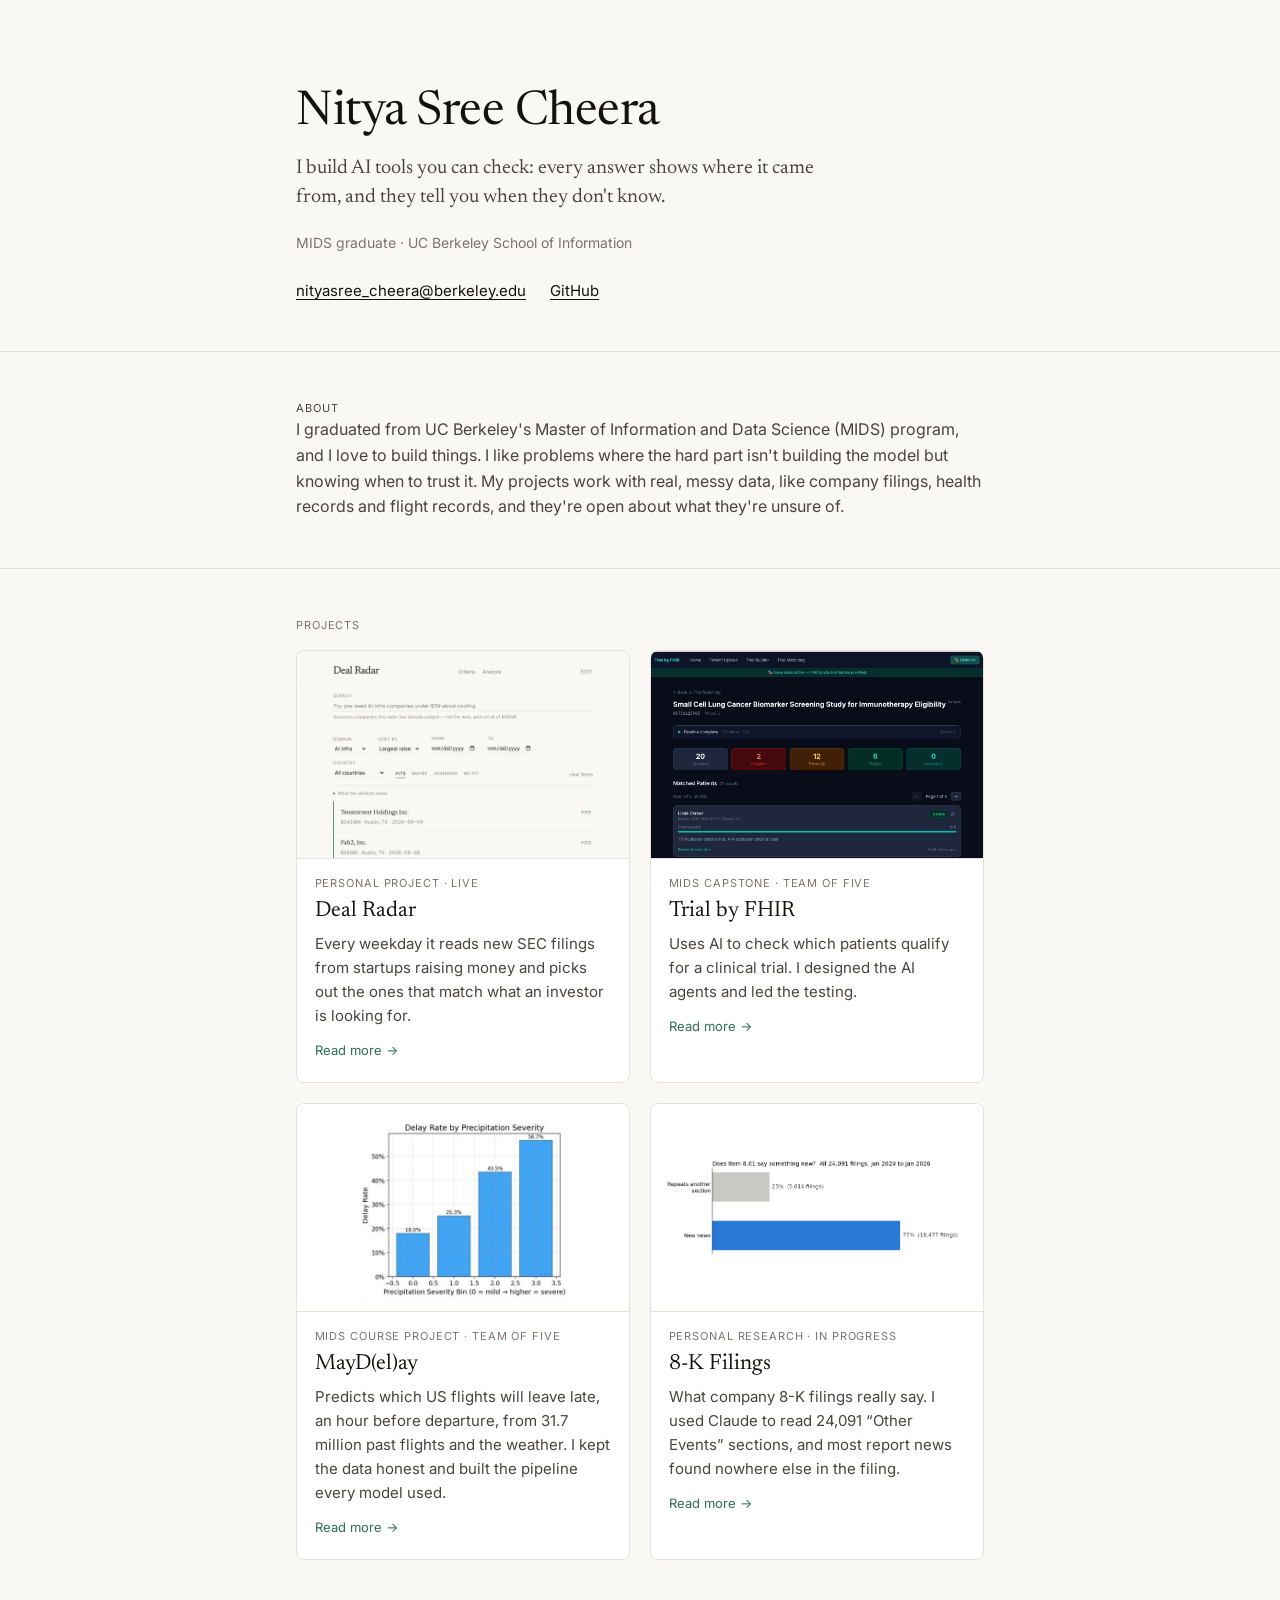
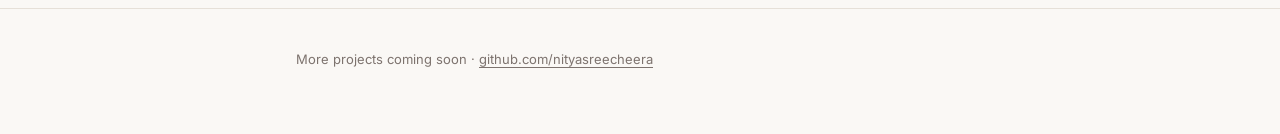
<file: index.html>
<!doctype html>
<html lang="en">
<head>
<meta charset="utf-8">
<meta name="viewport" content="width=device-width, initial-scale=1">
<title>Nitya Sree Cheera</title>
<meta name="description" content="Nitya Sree Cheera: data science, UC Berkeley School of Information. Projects: Deal Radar, Trial by FHIR, MayD(el)ay and 8-K Filings.">
<link rel="preconnect" href="https://fonts.googleapis.com">
<link rel="preconnect" href="https://fonts.gstatic.com" crossorigin>
<link href="https://fonts.googleapis.com/css2?family=Inter:wght@400;500&family=Newsreader:opsz,wght@6..72,400;6..72,500&display=swap" rel="stylesheet">
<link rel="stylesheet" href="style.css">
</head>
<body>

<header class="intro">
  <div class="wrap">
    <h1>Nitya Sree Cheera</h1>
    <p class="lede">I build AI tools you can check: every answer shows where it came from, and they tell you when they don't know.</p>
    <p class="meta">MIDS graduate · UC Berkeley School of Information</p>
    <ul class="links">
      <li><a href="mailto:nityasree_cheera@berkeley.edu">nityasree_cheera@berkeley.edu</a></li>
      <li><a href="https://github.com/nityasreecheera">GitHub</a></li>
    </ul>
  </div>
</header>

<main>
  <section class="about">
    <div class="wrap">
      <p class="label">About</p>
      <p>I graduated from UC Berkeley's Master of Information and Data Science (MIDS) program, and I love to build things. I like problems where the hard part isn't building the model but knowing when to trust it. My projects work with real, messy data, like company filings, health records and flight records, and they're open about what they're unsure of.</p>
    </div>
  </section>

  <section id="projects">
    <div class="wrap">
      <p class="label">Projects</p>
      <div class="cards">
        <a class="card" href="deal-radar/">
          <img src="images/radar-list.jpg" width="1400" height="995" alt="Deal Radar's list of AI infrastructure startups that fit its criteria, largest raise first.">
          <div class="body">
            <p class="kind">Personal project · live</p>
            <h3>Deal Radar</h3>
            <p class="line">Every weekday it reads new SEC filings from startups raising money and picks out the ones that match what an investor is looking for.</p>
            <span class="more">Read more →</span>
          </div>
        </a>
        <a class="card" href="trial-by-fhir/">
          <img src="images/tbf-app.jpg" width="1144" height="713" alt="Trial by FHIR's matching screen: 20 patients screened, 6 eligible, 12 for follow up, 2 ineligible.">
          <div class="body">
            <p class="kind">MIDS capstone · team of five</p>
            <h3>Trial by FHIR</h3>
            <p class="line">Uses AI to check which patients qualify for a clinical trial. I designed the AI agents and led the testing.</p>
            <span class="more">Read more →</span>
          </div>
        </a>
        <a class="card" href="flight-delay/">
          <img class="whole" src="images/fd-weather-charts.jpg" width="452" height="396" alt="Chart: the flight delay rate rises with precipitation, from 18% in the mildest conditions to 57% in the most severe.">
          <div class="body">
            <p class="kind">MIDS course project · team of five</p>
            <h3>MayD(el)ay</h3>
            <p class="line">Predicts which US flights will leave late, an hour before departure, from 31.7 million past flights and the weather. I kept the data honest and built the pipeline every model used.</p>
            <span class="more">Read more →</span>
          </div>
        </a>
        <a class="card" href="8k-filings/">
          <img class="whole" src="images/k8-new-vs-repeat.png" width="1350" height="450" alt="Chart: 77% of Item 8.01 filings report new news and 23% repeat another section of the same filing.">
          <div class="body">
            <p class="kind">Personal research · in progress</p>
            <h3>8-K Filings</h3>
            <p class="line">What company 8-K filings really say. I used Claude to read 24,091 “Other Events” sections, and most report news found nowhere else in the filing.</p>
            <span class="more">Read more →</span>
          </div>
        </a>
      </div>
    </div>
  </section>
</main>

<footer>
  <div class="wrap">More projects coming soon · <a href="https://github.com/nityasreecheera">github.com/nityasreecheera</a></div>
</footer>

</body>
</html>
</file>
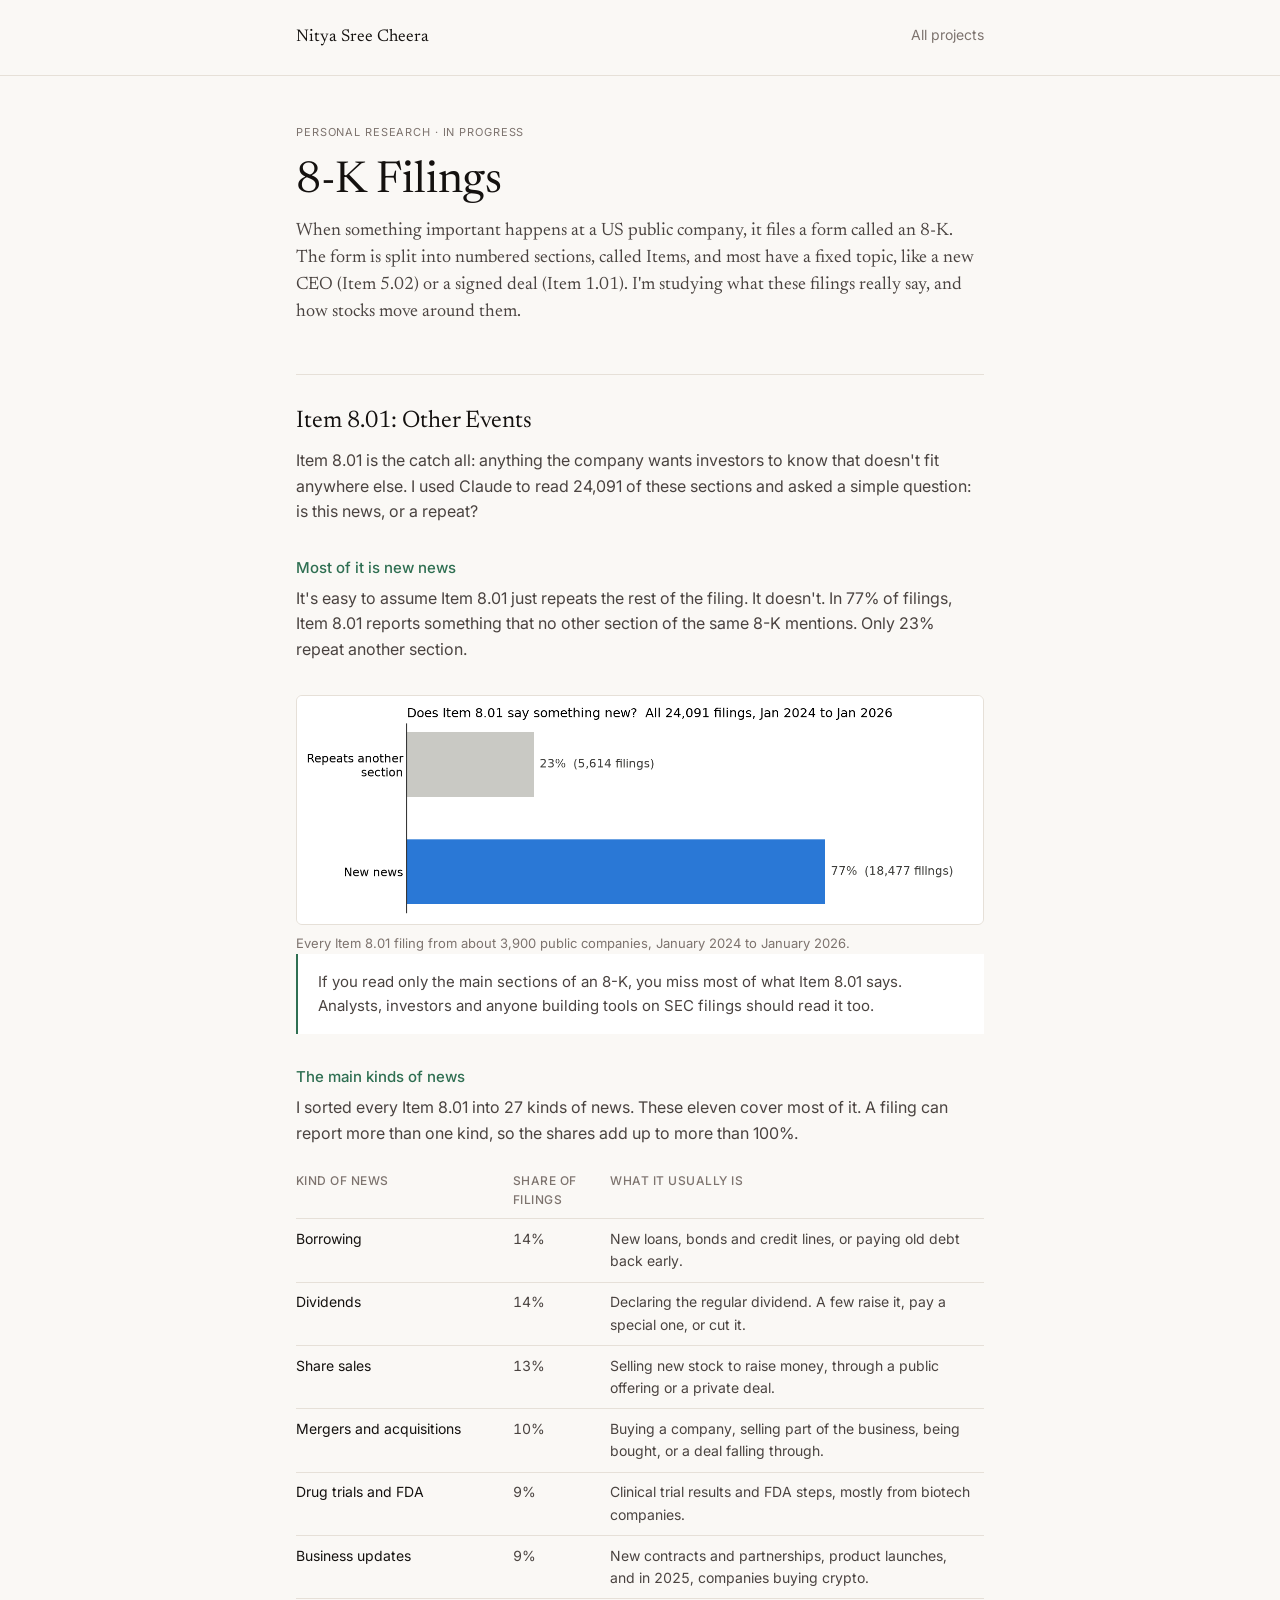
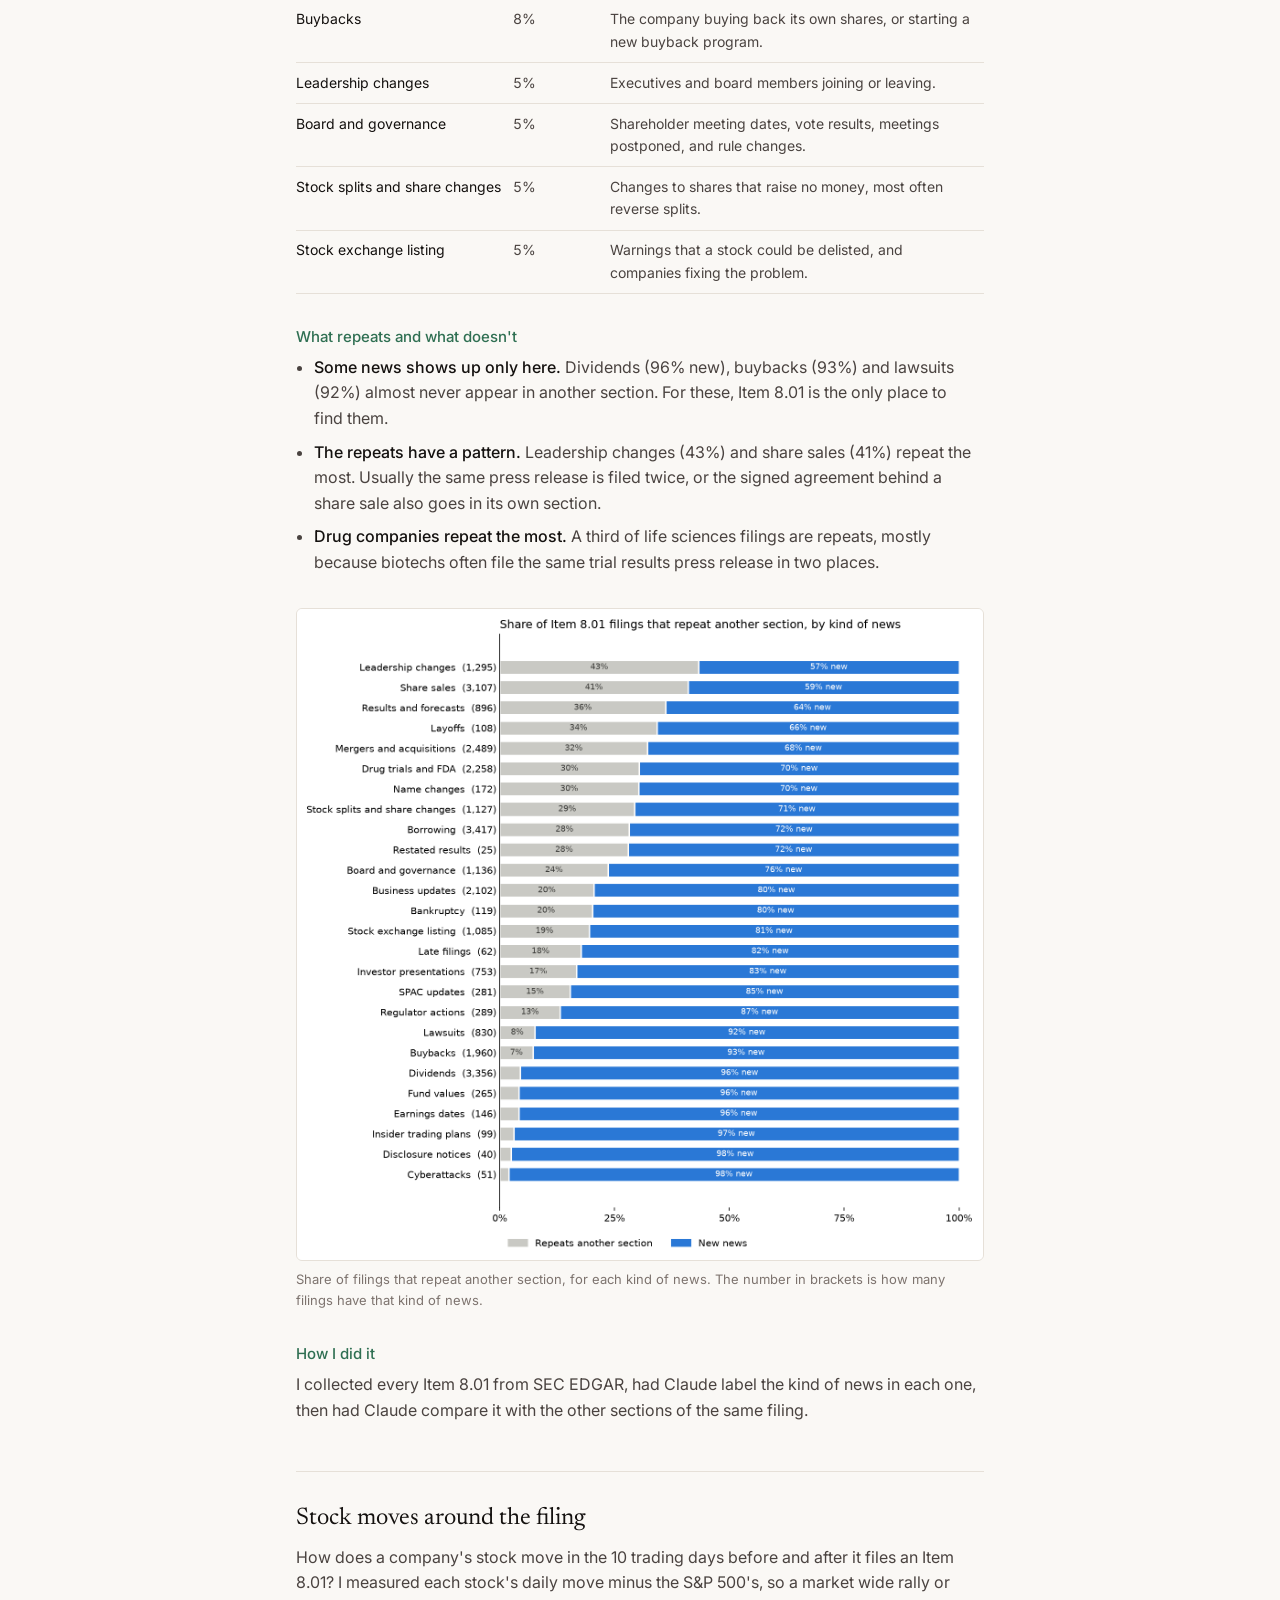
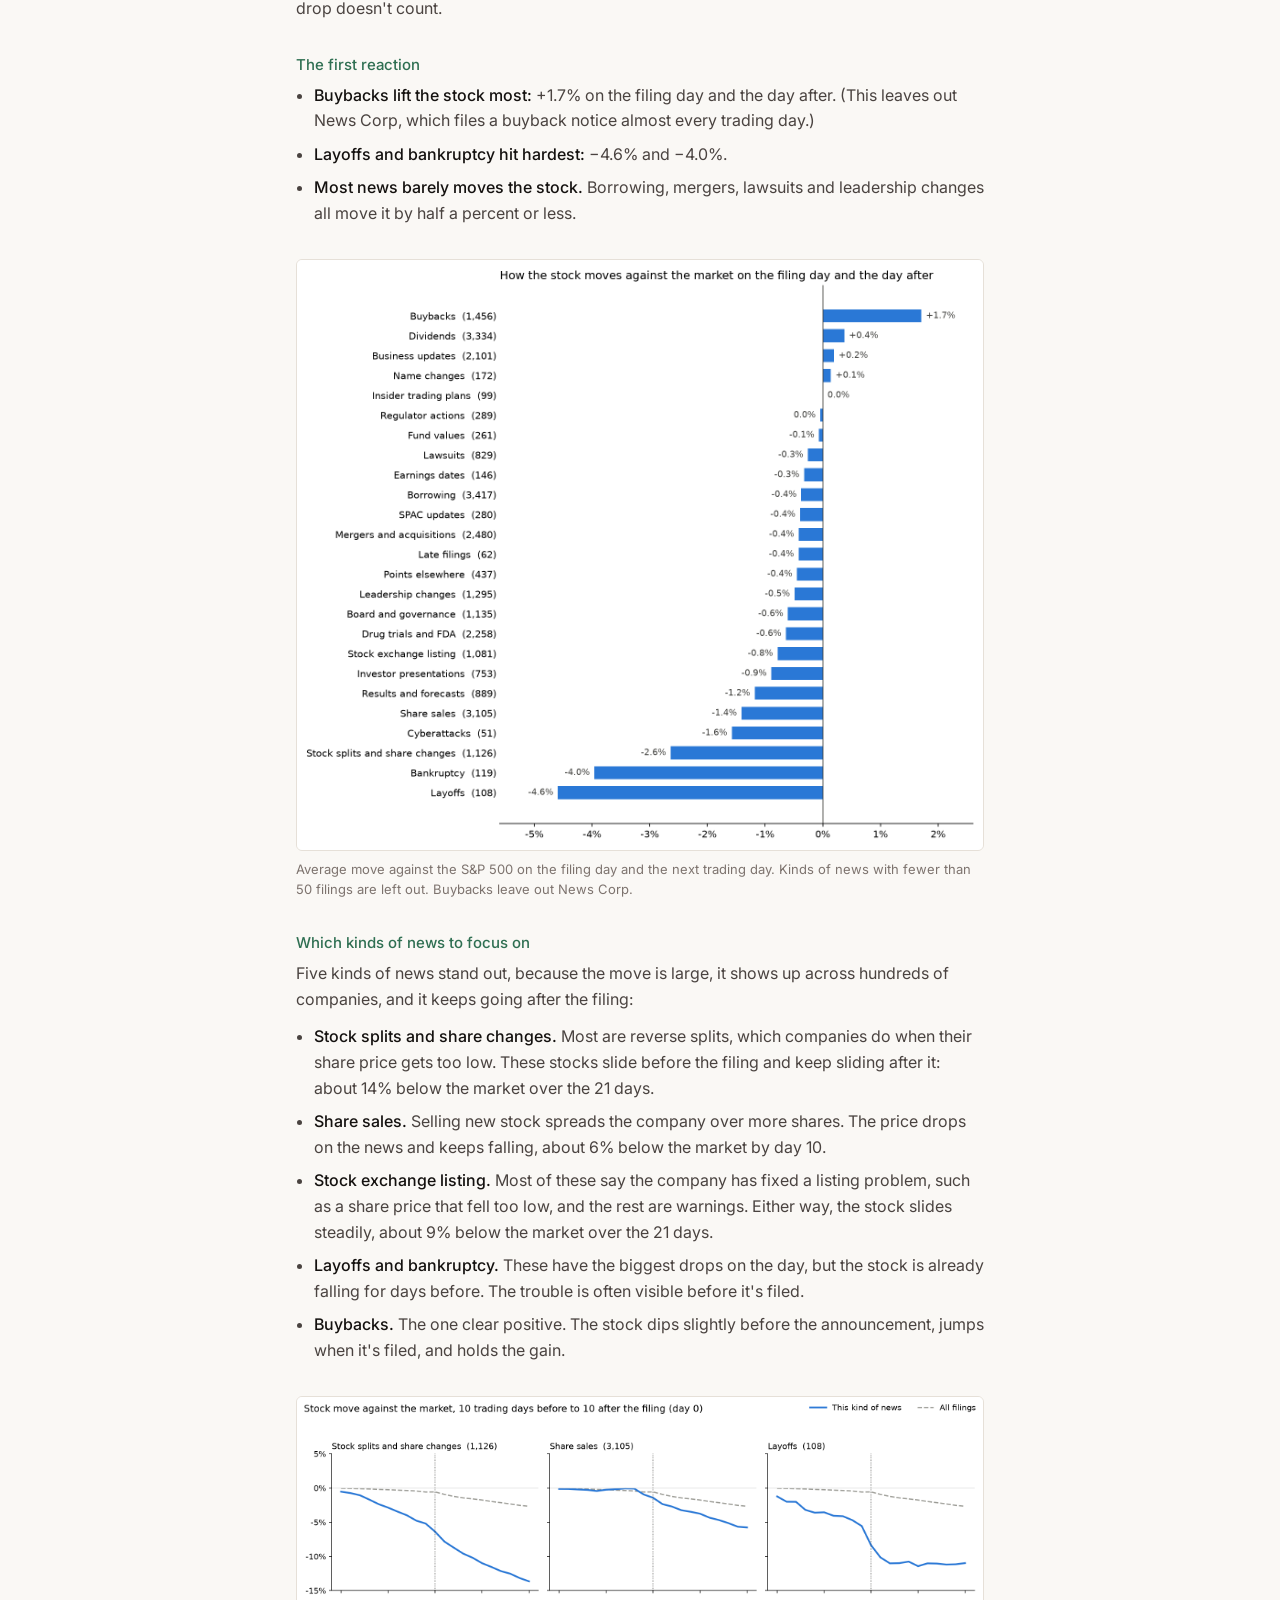
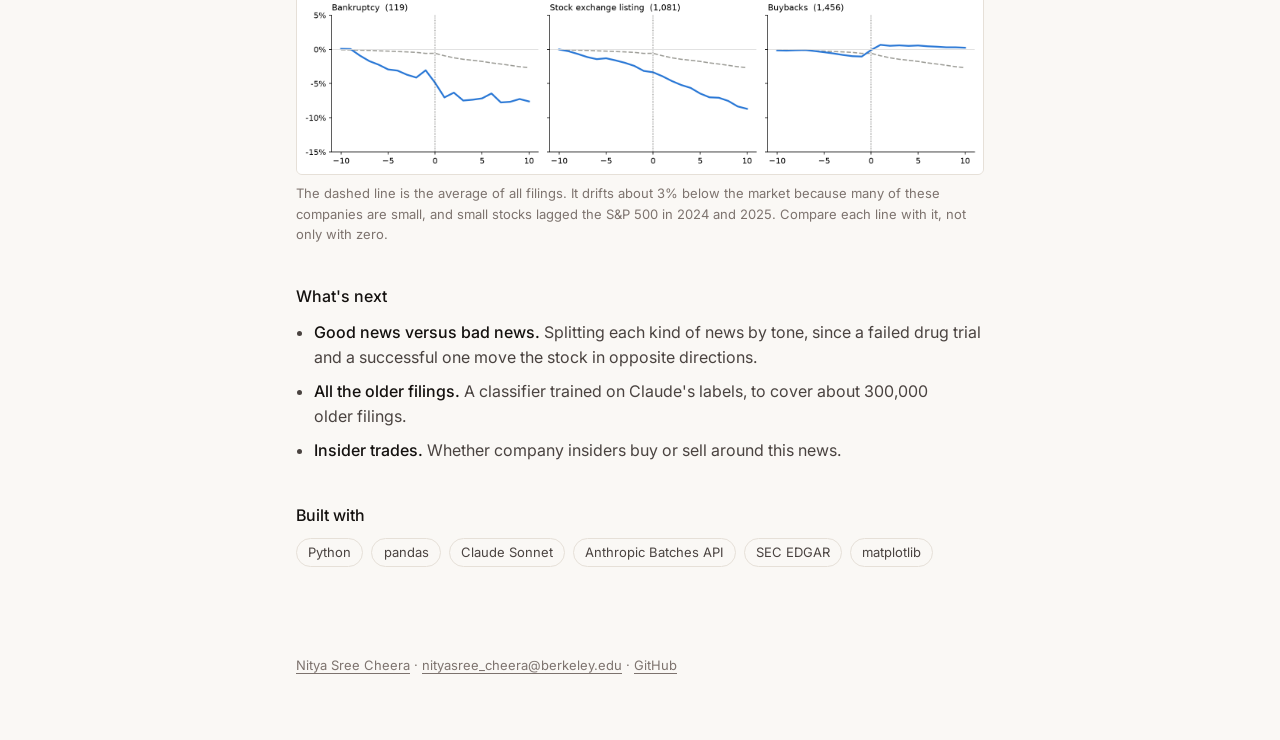
<file: 8k-filings/index.html>
<!doctype html>
<html lang="en">
<head>
<meta charset="utf-8">
<meta name="viewport" content="width=device-width, initial-scale=1">
<title>8-K Filings · Nitya Sree Cheera</title>
<meta name="description" content="8-K Filings: what company 8-K filings really say. First part: I used Claude to read 24,091 Item 8.01 sections, and most report news that appears nowhere else in the filing.">
<link rel="preconnect" href="https://fonts.googleapis.com">
<link rel="preconnect" href="https://fonts.gstatic.com" crossorigin>
<link href="https://fonts.googleapis.com/css2?family=Inter:wght@400;500&family=Newsreader:opsz,wght@6..72,400;6..72,500&display=swap" rel="stylesheet">
<link rel="stylesheet" href="../style.css">
</head>
<body class="project-page">
<div class="topbar">
  <div class="wrap">
    <a class="name" href="../">Nitya Sree Cheera</a>
    <a href="../#projects">All projects</a>
  </div>
</div>

<main>
  <section class="project" id="8k-filings">
    <div class="wrap">
      <p class="label">Personal research · in progress</p>
      <h2>8-K Filings</h2>
      <p class="tagline">When something important happens at a US public company, it files a form called an 8-K. The form is split into numbered sections, called Items, and most have a fixed topic, like a new CEO (Item 5.02) or a signed deal (Item 1.01). I'm studying what these filings really say, and how stocks move around them.</p>

      <h3 class="part">Item 8.01: Other Events</h3>
      <p class="about-text">Item 8.01 is the catch all: anything the company wants investors to know that doesn't fit anywhere else. I used Claude to read 24,091 of these sections and asked a simple question: is this news, or a repeat?</p>

      <h4>Most of it is new news</h4>
      <p class="about-text">It's easy to assume Item 8.01 just repeats the rest of the filing. It doesn't. In 77% of filings, Item 8.01 reports something that no other section of the same 8-K mentions. Only 23% repeat another section.</p>
      <figure>
        <a href="../images/k8-new-vs-repeat.png"><img src="../images/k8-new-vs-repeat.png" width="1350" height="450" alt="Bar chart: of 24,091 Item 8.01 filings from January 2024 to January 2026, 77% (18,477) report new news and 23% (5,614) repeat another section of the same filing."></a>
        <figcaption>Every Item 8.01 filing from about 3,900 public companies, January 2024 to January 2026.</figcaption>
      </figure>
      <p class="note">If you read only the main sections of an 8-K, you miss most of what Item 8.01 says. Analysts, investors and anyone building tools on SEC filings should read it too.</p>

      <h4>The main kinds of news</h4>
      <p class="about-text">I sorted every Item 8.01 into 27 kinds of news. These eleven cover most of it. A filing can report more than one kind, so the shares add up to more than 100%.</p>
      <div class="table-wrap">
        <table class="compare">
          <thead><tr><th>Kind of news</th><th>Share of filings</th><th>What it usually is</th></tr></thead>
          <tbody>
            <tr><td>Borrowing</td><td class="num">14%</td><td>New loans, bonds and credit lines, or paying old debt back early.</td></tr>
            <tr><td>Dividends</td><td class="num">14%</td><td>Declaring the regular dividend. A few raise it, pay a special one, or cut it.</td></tr>
            <tr><td>Share sales</td><td class="num">13%</td><td>Selling new stock to raise money, through a public offering or a private deal.</td></tr>
            <tr><td>Mergers and acquisitions</td><td class="num">10%</td><td>Buying a company, selling part of the business, being bought, or a deal falling through.</td></tr>
            <tr><td>Drug trials and FDA</td><td class="num">9%</td><td>Clinical trial results and FDA steps, mostly from biotech companies.</td></tr>
            <tr><td>Business updates</td><td class="num">9%</td><td>New contracts and partnerships, product launches, and in 2025, companies buying crypto.</td></tr>
            <tr><td>Buybacks</td><td class="num">8%</td><td>The company buying back its own shares, or starting a new buyback program.</td></tr>
            <tr><td>Leadership changes</td><td class="num">5%</td><td>Executives and board members joining or leaving.</td></tr>
            <tr><td>Board and governance</td><td class="num">5%</td><td>Shareholder meeting dates, vote results, meetings postponed, and rule changes.</td></tr>
            <tr><td>Stock splits and share changes</td><td class="num">5%</td><td>Changes to shares that raise no money, most often reverse splits.</td></tr>
            <tr><td>Stock exchange listing</td><td class="num">5%</td><td>Warnings that a stock could be delisted, and companies fixing the problem.</td></tr>
          </tbody>
        </table>
      </div>

      <h4>What repeats and what doesn't</h4>
      <ul class="points">
        <li><strong>Some news shows up only here.</strong> Dividends (96% new), buybacks (93%) and lawsuits (92%) almost never appear in another section. For these, Item 8.01 is the only place to find them.</li>
        <li><strong>The repeats have a pattern.</strong> Leadership changes (43%) and share sales (41%) repeat the most. Usually the same press release is filed twice, or the signed agreement behind a share sale also goes in its own section.</li>
        <li><strong>Drug companies repeat the most.</strong> A third of life sciences filings are repeats, mostly because biotechs often file the same trial results press release in two places.</li>
      </ul>
      <figure>
        <a href="../images/k8-repeat-by-kind.png"><img src="../images/k8-repeat-by-kind.png" width="1500" height="1425" loading="lazy" alt="Stacked bar chart of 26 kinds of news. Leadership changes repeat most (43%), then share sales (41%) and results (36%). Lawsuits (8%), buybacks (7%) and dividends (4%) almost never repeat."></a>
        <figcaption>Share of filings that repeat another section, for each kind of news. The number in brackets is how many filings have that kind of news.</figcaption>
      </figure>

      <h4>How I did it</h4>
      <p class="about-text">I collected every Item 8.01 from SEC EDGAR, had Claude label the kind of news in each one, then had Claude compare it with the other sections of the same filing.</p>

      <h3 class="part">Stock moves around the filing</h3>
      <p class="about-text">How does a company's stock move in the 10 trading days before and after it files an Item 8.01? I measured each stock's daily move minus the S&amp;P 500's, so a market wide rally or drop doesn't count.</p>

      <h4>The first reaction</h4>
      <ul class="points">
        <li><strong>Buybacks lift the stock most:</strong> +1.7% on the filing day and the day after. (This leaves out News Corp, which files a buyback notice almost every trading day.)</li>
        <li><strong>Layoffs and bankruptcy hit hardest:</strong> −4.6% and −4.0%.</li>
        <li><strong>Most news barely moves the stock.</strong> Borrowing, mergers, lawsuits and leadership changes all move it by half a percent or less.</li>
      </ul>
      <figure>
        <a href="../images/k8-reaction-by-kind.png"><img src="../images/k8-reaction-by-kind.png" width="1500" height="1290" loading="lazy" alt="Bar chart of the stock move against the market on the filing day and the day after, by kind of news. Buybacks +1.7%, dividends +0.4%. Layoffs −4.6%, bankruptcy −4.0%, stock splits and share changes −2.6%, share sales −1.4%. Most other kinds move less than 1%."></a>
        <figcaption>Average move against the S&amp;P 500 on the filing day and the next trading day. Kinds of news with fewer than 50 filings are left out. Buybacks leave out News Corp.</figcaption>
      </figure>

      <h4>Which kinds of news to focus on</h4>
      <p class="about-text">Five kinds of news stand out, because the move is large, it shows up across hundreds of companies, and it keeps going after the filing:</p>
      <ul class="points">
        <li><strong>Stock splits and share changes.</strong> Most are reverse splits, which companies do when their share price gets too low. These stocks slide before the filing and keep sliding after it: about 14% below the market over the 21 days.</li>
        <li><strong>Share sales.</strong> Selling new stock spreads the company over more shares. The price drops on the news and keeps falling, about 6% below the market by day 10.</li>
        <li><strong>Stock exchange listing.</strong> Most of these say the company has fixed a listing problem, such as a share price that fell too low, and the rest are warnings. Either way, the stock slides steadily, about 9% below the market over the 21 days.</li>
        <li><strong>Layoffs and bankruptcy.</strong> These have the biggest drops on the day, but the stock is already falling for days before. The trouble is often visible before it's filed.</li>
        <li><strong>Buybacks.</strong> The one clear positive. The stock dips slightly before the announcement, jumps when it's filed, and holds the gain.</li>
      </ul>
      <figure>
        <a href="../images/k8-moves-focus.png"><img src="../images/k8-moves-focus.png" width="1800" height="990" loading="lazy" alt="Six small line charts of the stock move against the market from 10 days before to 10 days after the filing. Stock splits and share changes fall to about −14%, share sales to −6%, layoffs to −11%, bankruptcy to −8%, stock exchange listing to −9%. Buybacks rise slightly and stay above the all filings line."></a>
        <figcaption>The dashed line is the average of all filings. It drifts about 3% below the market because many of these companies are small, and small stocks lagged the S&amp;P 500 in 2024 and 2025. Compare each line with it, not only with zero.</figcaption>
      </figure>

      <h3>What's next</h3>
      <ul class="points">
        <li><strong>Good news versus bad news.</strong> Splitting each kind of news by tone, since a failed drug trial and a successful one move the stock in opposite directions.</li>
        <li><strong>All the older filings.</strong> A classifier trained on Claude's labels, to cover about 300,000 older filings.</li>
        <li><strong>Insider trades.</strong> Whether company insiders buy or sell around this news.</li>
      </ul>

      <h3>Built with</h3>
      <ul class="stack">
        <li>Python</li><li>pandas</li><li>Claude Sonnet</li><li>Anthropic Batches API</li>
        <li>SEC EDGAR</li><li>matplotlib</li>
      </ul>
    </div>
  </section>
</main>

<footer>
  <div class="wrap"><a href="../">Nitya Sree Cheera</a> · <a href="mailto:nityasree_cheera@berkeley.edu">nityasree_cheera@berkeley.edu</a> · <a href="https://github.com/nityasreecheera">GitHub</a></div>
</footer>

</body>
</html>
</file>
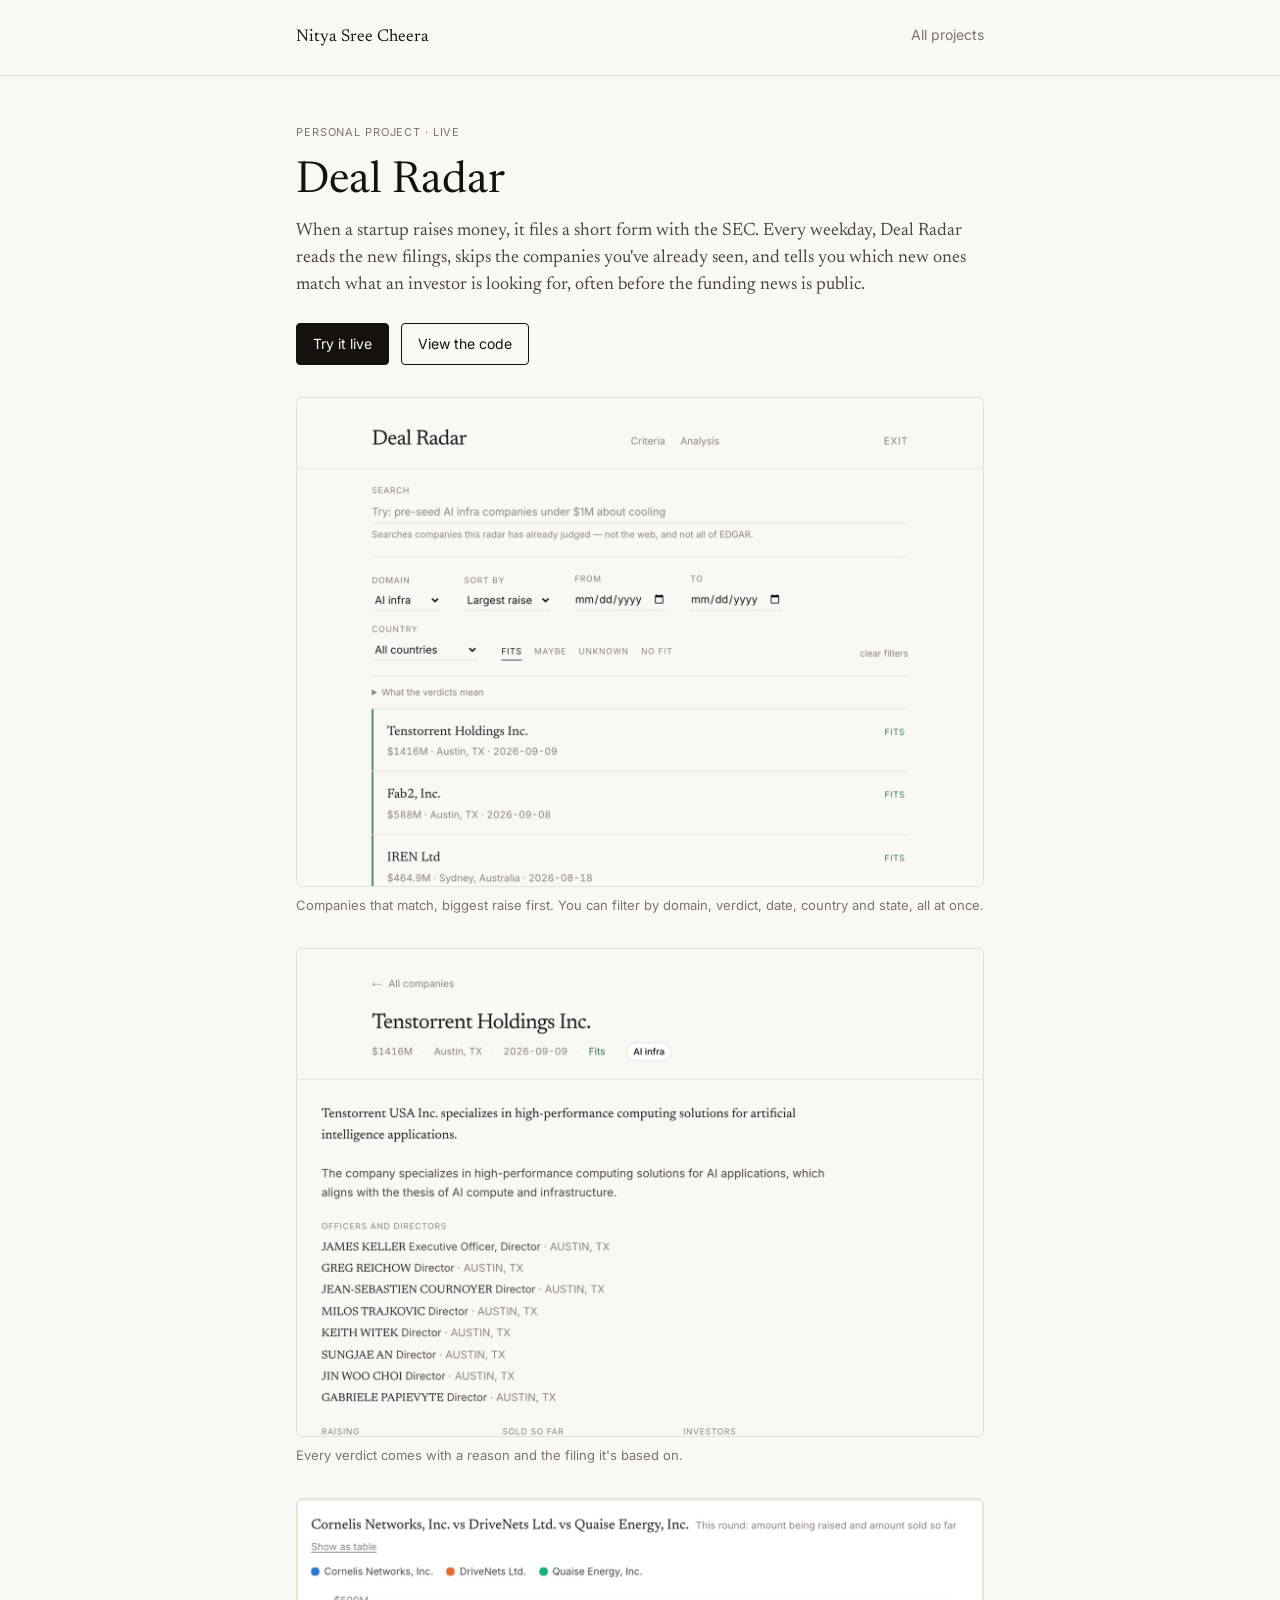
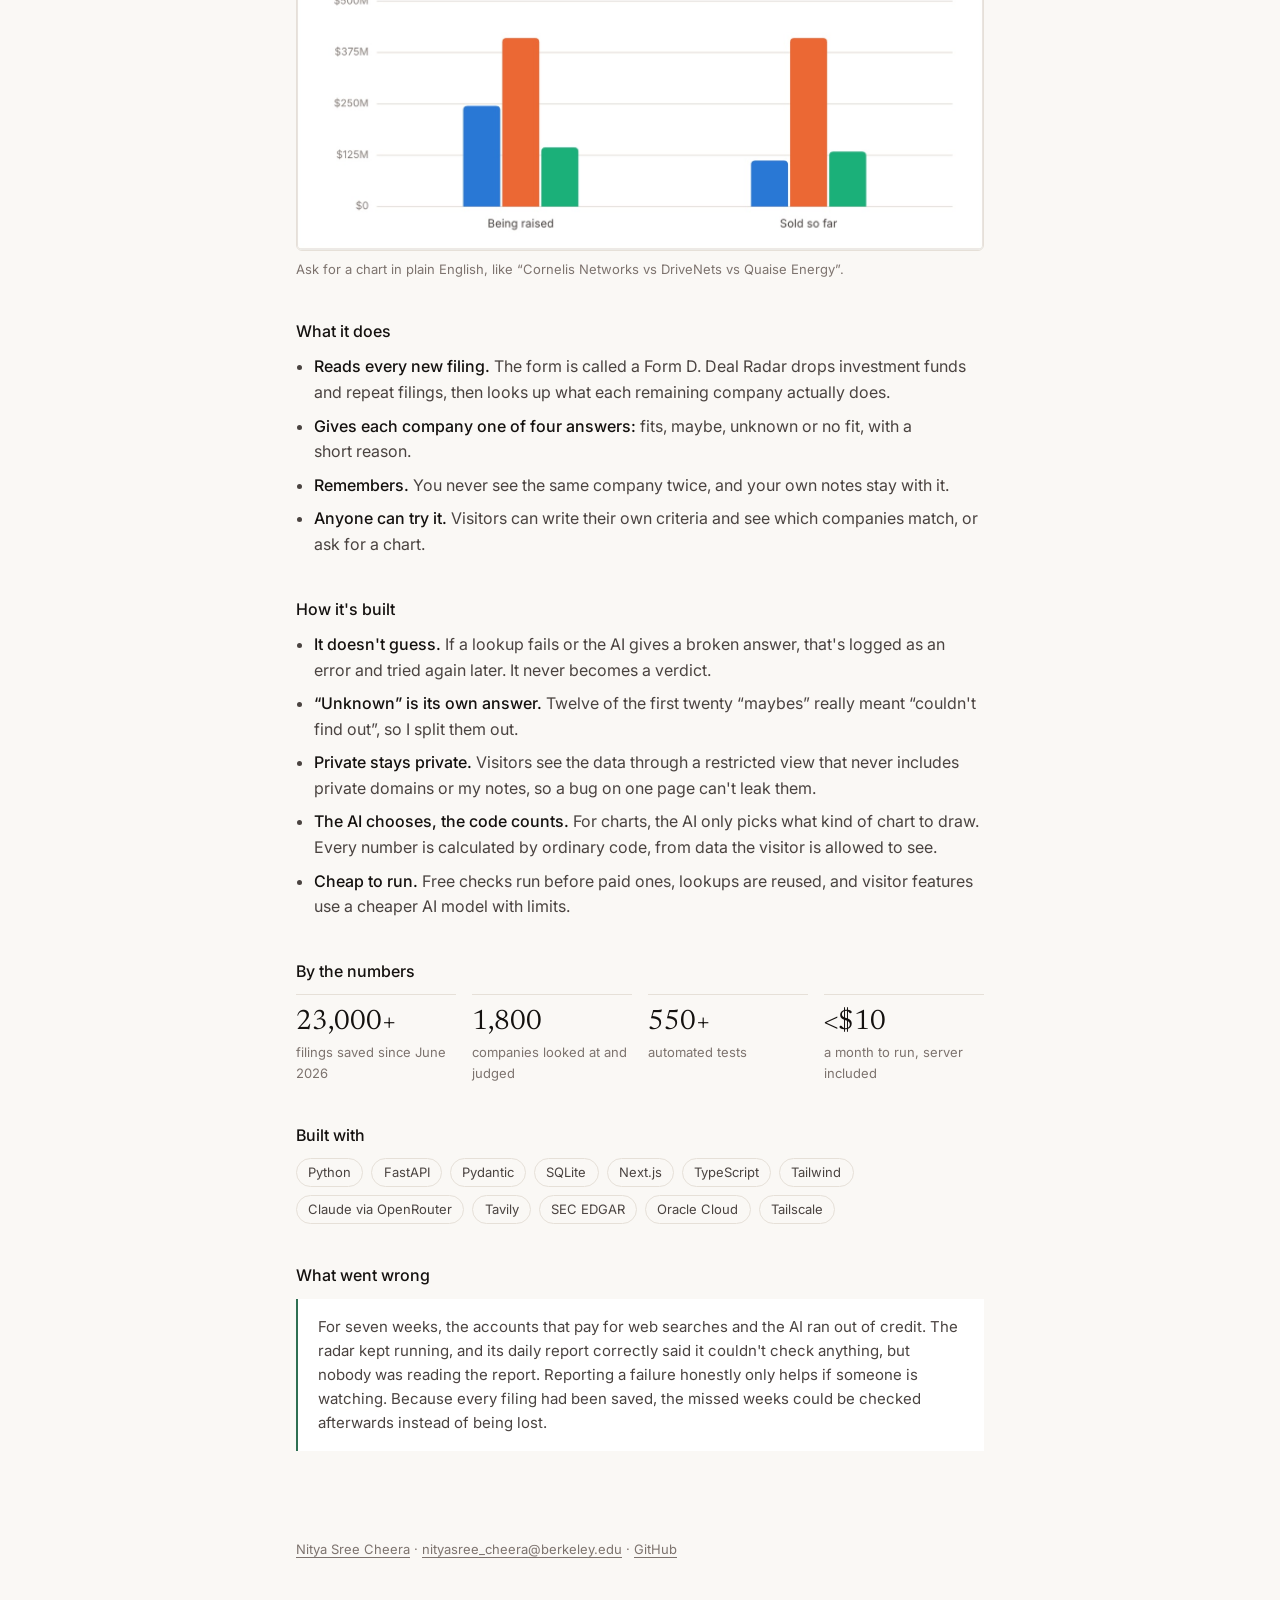
<file: deal-radar/index.html>
<!doctype html>
<html lang="en">
<head>
<meta charset="utf-8">
<meta name="viewport" content="width=device-width, initial-scale=1">
<title>Deal Radar · Nitya Sree Cheera</title>
<meta name="description" content="Deal Radar: reads new SEC filings from startups raising money every weekday and picks out the ones that match what an investor is looking for.">
<link rel="preconnect" href="https://fonts.googleapis.com">
<link rel="preconnect" href="https://fonts.gstatic.com" crossorigin>
<link href="https://fonts.googleapis.com/css2?family=Inter:wght@400;500&family=Newsreader:opsz,wght@6..72,400;6..72,500&display=swap" rel="stylesheet">
<link rel="stylesheet" href="../style.css">
</head>
<body class="project-page">
<div class="topbar">
  <div class="wrap">
    <a class="name" href="../">Nitya Sree Cheera</a>
    <a href="../#projects">All projects</a>
  </div>
</div>

<main>
  <section class="project" id="deal-radar">
    <div class="wrap">
      <p class="label">Personal project · live</p>
      <h2>Deal Radar</h2>
      <p class="tagline">When a startup raises money, it files a short form with the SEC. Every weekday, Deal Radar reads the new filings, skips the companies you've already seen, and tells you which new ones match what an investor is looking for, often before the funding news is public.</p>

      <div class="actions">
        <a class="button primary" href="https://radar.humpback-pleco.ts.net">Try it live</a>
        <a class="button" href="https://github.com/nityasreecheera/deal-radar">View the code</a>
      </div>

      <figure>
        <a href="../images/radar-list.jpg"><img src="../images/radar-list.jpg" width="1400" height="995" alt="Deal Radar's list of AI infrastructure startups that match, biggest raise first (Tenstorrent, Fab2, IREN, DriveNets), with filters for domain, date, country and verdict."></a>
        <figcaption>Companies that match, biggest raise first. You can filter by domain, verdict, date, country and state, all at once.</figcaption>
      </figure>

      <figure>
        <a href="../images/radar-company.jpg"><img src="../images/radar-company.jpg" width="1400" height="995" loading="lazy" alt="Tenstorrent's page: the verdict and its reason, the people named in the filing, how much it is raising and has raised, and points for and against taken from the filings."></a>
        <figcaption>Every verdict comes with a reason and the filing it's based on.</figcaption>
      </figure>
      <figure>
        <a href="../images/radar-chart.jpg"><img src="../images/radar-chart.jpg" width="1400" height="717" loading="lazy" alt="A bar chart comparing Cornelis Networks, DriveNets and Quaise Energy on how much each is raising and how much each has raised so far."></a>
        <figcaption>Ask for a chart in plain English, like “Cornelis Networks vs DriveNets vs Quaise Energy”.</figcaption>
      </figure>

      <h3>What it does</h3>
      <ul class="points">
        <li><strong>Reads every new filing.</strong> The form is called a Form D. Deal Radar drops investment funds and repeat filings, then looks up what each remaining company actually does.</li>
        <li><strong>Gives each company one of four answers:</strong> fits, maybe, unknown or no fit, with a short reason.</li>
        <li><strong>Remembers.</strong> You never see the same company twice, and your own notes stay with it.</li>
        <li><strong>Anyone can try it.</strong> Visitors can write their own criteria and see which companies match, or ask for a chart.</li>
      </ul>

      <h3>How it's built</h3>
      <ul class="points">
        <li><strong>It doesn't guess.</strong> If a lookup fails or the AI gives a broken answer, that's logged as an error and tried again later. It never becomes a verdict.</li>
        <li><strong>“Unknown” is its own answer.</strong> Twelve of the first twenty “maybes” really meant “couldn't find out”, so I split them out.</li>
        <li><strong>Private stays private.</strong> Visitors see the data through a restricted view that never includes private domains or my notes, so a bug on one page can't leak them.</li>
        <li><strong>The AI chooses, the code counts.</strong> For charts, the AI only picks what kind of chart to draw. Every number is calculated by ordinary code, from data the visitor is allowed to see.</li>
        <li><strong>Cheap to run.</strong> Free checks run before paid ones, lookups are reused, and visitor features use a cheaper AI model with limits.</li>
      </ul>

      <h3>By the numbers</h3>
      <dl class="numbers">
        <div><dt>23,000+</dt><dd>filings saved since June 2026</dd></div>
        <div><dt>1,800</dt><dd>companies looked at and judged</dd></div>
        <div><dt>550+</dt><dd>automated tests</dd></div>
        <div><dt>&lt;$10</dt><dd>a month to run, server included</dd></div>
      </dl>

      <h3>Built with</h3>
      <ul class="stack">
        <li>Python</li><li>FastAPI</li><li>Pydantic</li><li>SQLite</li>
        <li>Next.js</li><li>TypeScript</li><li>Tailwind</li>
        <li>Claude via OpenRouter</li><li>Tavily</li><li>SEC EDGAR</li>
        <li>Oracle Cloud</li><li>Tailscale</li>
      </ul>

      <h3>What went wrong</h3>
      <p class="note">For seven weeks, the accounts that pay for web searches and the AI ran out of credit. The radar kept running, and its daily report correctly said it couldn't check anything, but nobody was reading the report. Reporting a failure honestly only helps if someone is watching. Because every filing had been saved, the missed weeks could be checked afterwards instead of being lost.</p>
    </div>
  </section>
</main>

<footer>
  <div class="wrap"><a href="../">Nitya Sree Cheera</a> · <a href="mailto:nityasree_cheera@berkeley.edu">nityasree_cheera@berkeley.edu</a> · <a href="https://github.com/nityasreecheera">GitHub</a></div>
</footer>

</body>
</html>
</file>
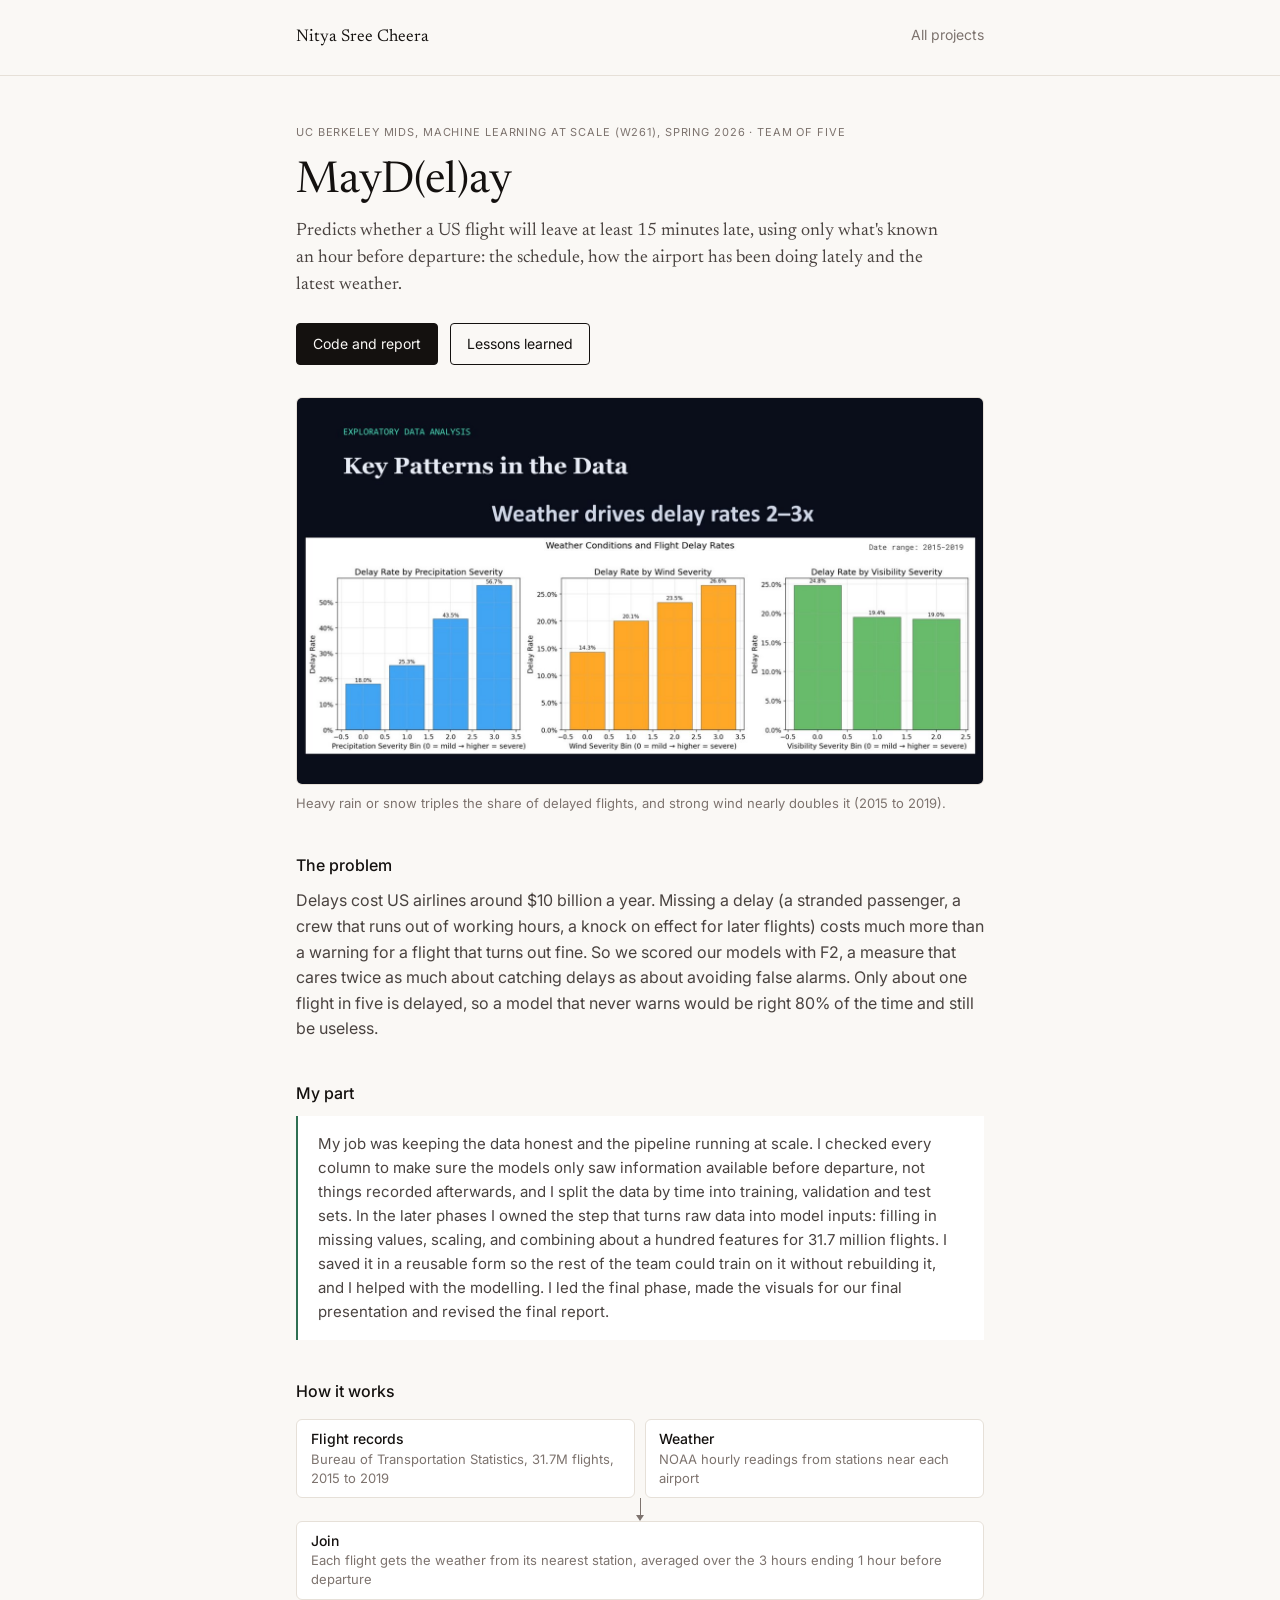
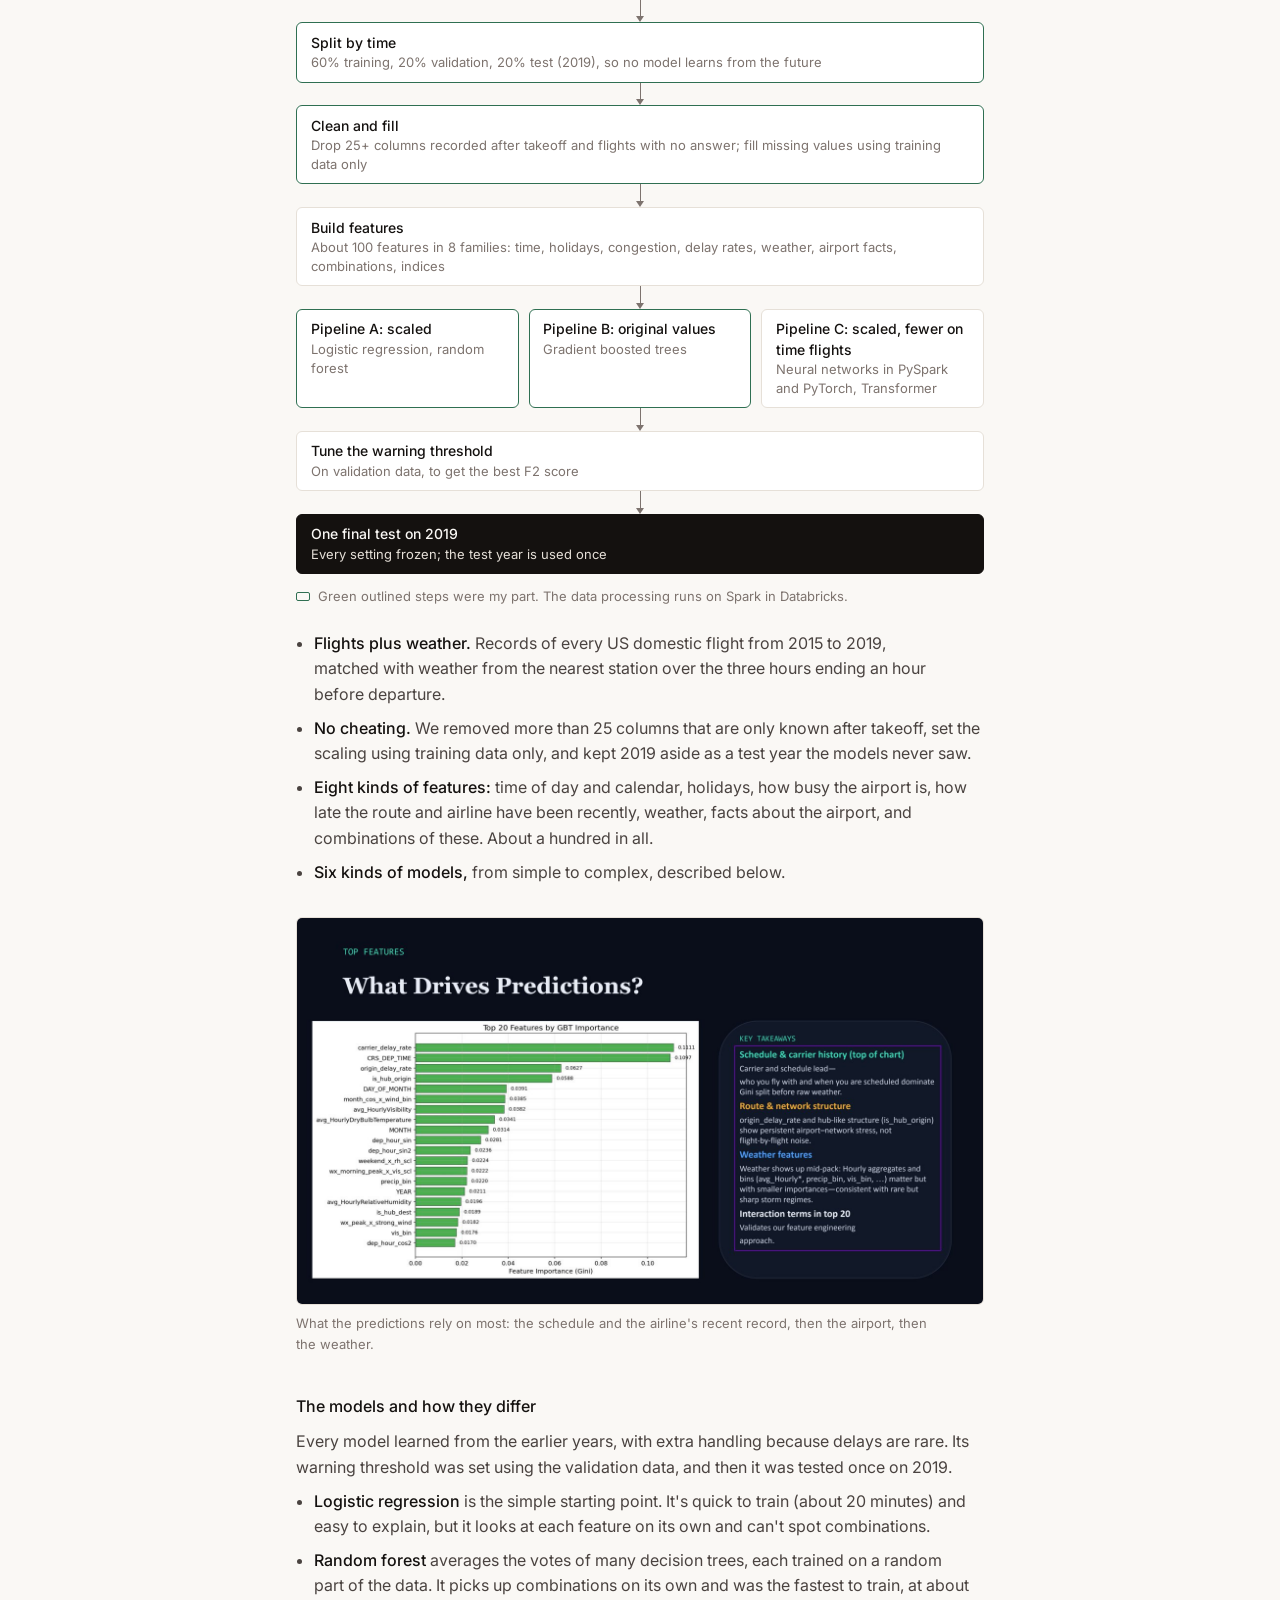
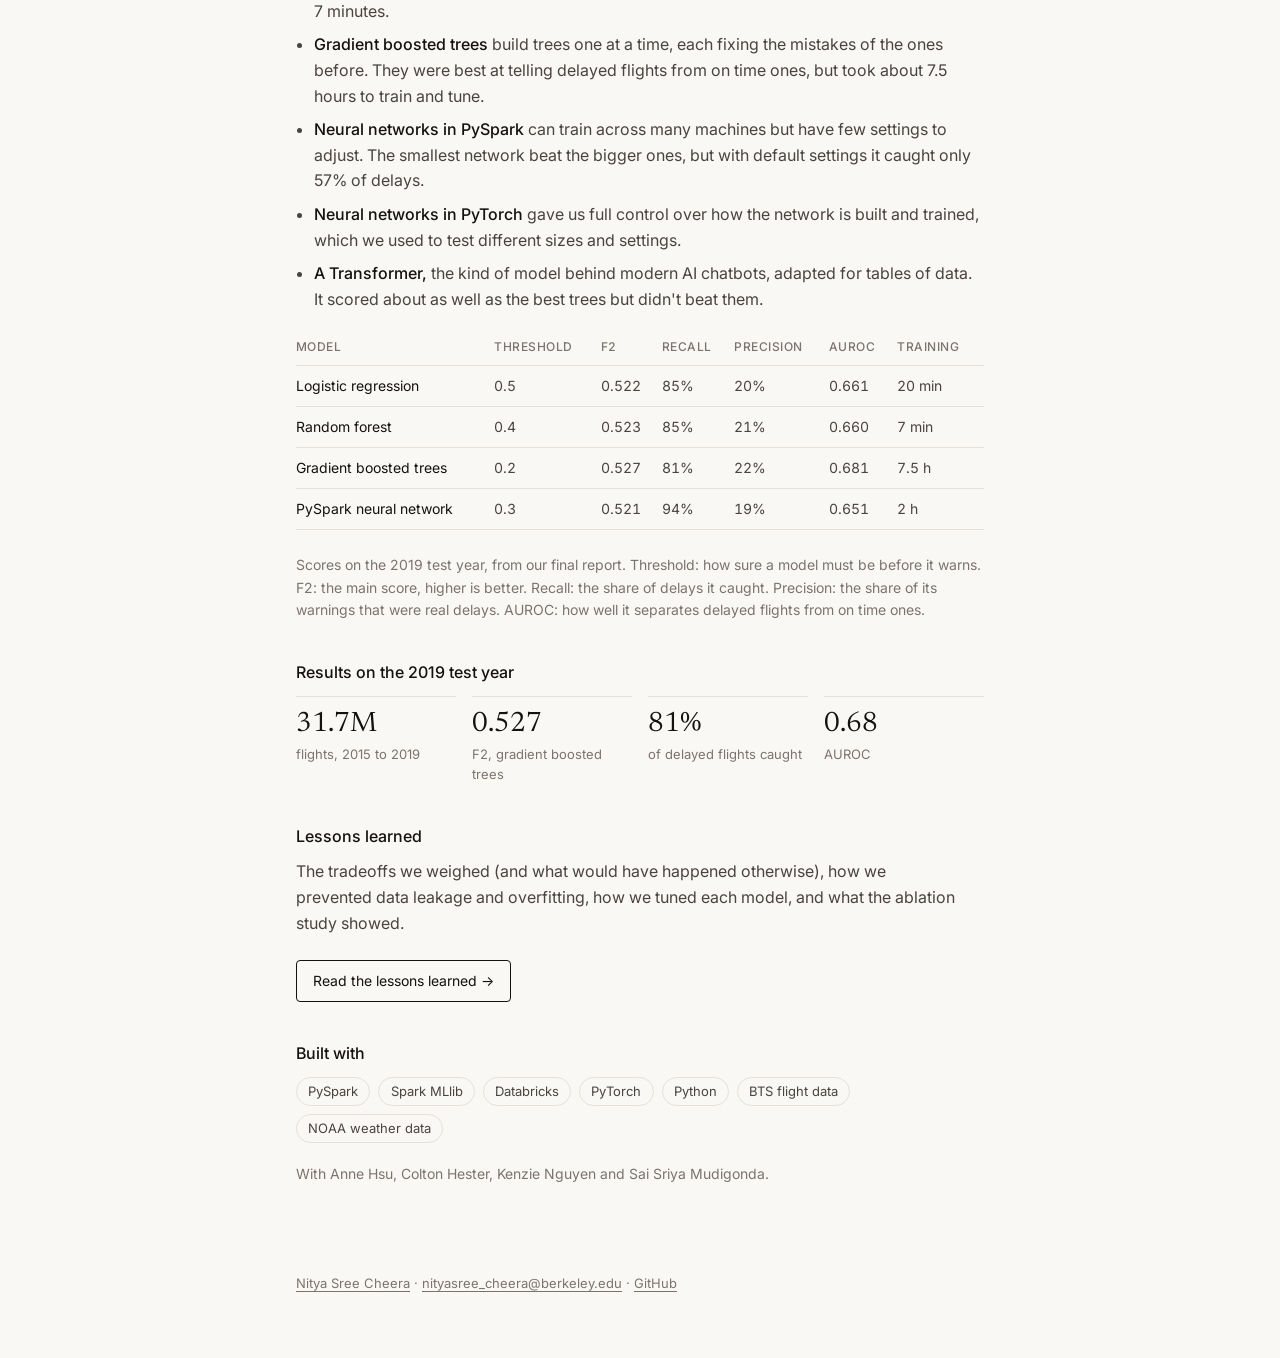
<file: flight-delay/index.html>
<!doctype html>
<html lang="en">
<head>
<meta charset="utf-8">
<meta name="viewport" content="width=device-width, initial-scale=1">
<title>MayD(el)ay · Nitya Sree Cheera</title>
<meta name="description" content="MayD(el)ay: predicting which US flights will leave late, from 31.7 million flights and the weather. UC Berkeley MIDS, Machine Learning at Scale.">
<link rel="preconnect" href="https://fonts.googleapis.com">
<link rel="preconnect" href="https://fonts.gstatic.com" crossorigin>
<link href="https://fonts.googleapis.com/css2?family=Inter:wght@400;500&family=Newsreader:opsz,wght@6..72,400;6..72,500&display=swap" rel="stylesheet">
<link rel="stylesheet" href="../style.css">
</head>
<body class="project-page">
<div class="topbar">
  <div class="wrap">
    <a class="name" href="../">Nitya Sree Cheera</a>
    <a href="../#projects">All projects</a>
  </div>
</div>

<main>
  <section class="project" id="flight-delay">
    <div class="wrap">
      <p class="label">UC Berkeley MIDS, Machine Learning at Scale (W261), Spring 2026 · team of five</p>
      <h2>MayD(el)ay</h2>
      <p class="tagline">Predicts whether a US flight will leave at least 15 minutes late, using only what's known an hour before departure: the schedule, how the airport has been doing lately and the latest weather.</p>

      <div class="actions">
        <a class="button primary" href="https://github.com/nityasreecheera/flight-delay-prediction">Code and report</a>
        <a class="button" href="/portfolio/flight-delay/lessons/">Lessons learned</a>
      </div>

      <figure>
        <a href="../images/fd-weather.jpg"><img src="../images/fd-weather.jpg" width="1400" height="788" alt="Slide: weather drives delays. The share of delayed flights climbs from 18% with the lightest rain or snow to 57% with the heaviest, and from 14% to 27% as wind gets stronger."></a>
        <figcaption>Heavy rain or snow triples the share of delayed flights, and strong wind nearly doubles it (2015 to 2019).</figcaption>
      </figure>

      <h3>The problem</h3>
      <p class="about-text">Delays cost US airlines around $10 billion a year. Missing a delay (a stranded passenger, a crew that runs out of working hours, a knock on effect for later flights) costs much more than a warning for a flight that turns out fine. So we scored our models with F2, a measure that cares twice as much about catching delays as about avoiding false alarms. Only about one flight in five is delayed, so a model that never warns would be right 80% of the time and still be useless.</p>

      <h3>My part</h3>
      <p class="note">My job was keeping the data honest and the pipeline running at scale. I checked every column to make sure the models only saw information available before departure, not things recorded afterwards, and I split the data by time into training, validation and test sets. In the later phases I owned the step that turns raw data into model inputs: filling in missing values, scaling, and combining about a hundred features for 31.7 million flights. I saved it in a reusable form so the rest of the team could train on it without rebuilding it, and I helped with the modelling. I led the final phase, made the visuals for our final presentation and revised the final report.</p>

      <h3>How it works</h3>
      <figure class="flow" aria-label="Architecture diagram of the project, from raw data to the final test.">
        <div class="flow-row sources">
          <div class="box"><b>Flight records</b><span>Bureau of Transportation Statistics, 31.7M flights, 2015 to 2019</span></div>
          <div class="box"><b>Weather</b><span>NOAA hourly readings from stations near each airport</span></div>
        </div>
        <div class="arrow" aria-hidden="true"></div>
        <div class="box"><b>Join</b><span>Each flight gets the weather from its nearest station, averaged over the 3 hours ending 1 hour before departure</span></div>
        <div class="arrow" aria-hidden="true"></div>
        <div class="box mine"><b>Split by time</b><span>60% training, 20% validation, 20% test (2019), so no model learns from the future</span></div>
        <div class="arrow" aria-hidden="true"></div>
        <div class="box mine"><b>Clean and fill</b><span>Drop 25+ columns recorded after takeoff and flights with no answer; fill missing values using training data only</span></div>
        <div class="arrow" aria-hidden="true"></div>
        <div class="box"><b>Build features</b><span>About 100 features in 8 families: time, holidays, congestion, delay rates, weather, airport facts, combinations, indices</span></div>
        <div class="arrow" aria-hidden="true"></div>
        <div class="flow-row three">
          <div class="box mine"><b>Pipeline A: scaled</b><span>Logistic regression, random forest</span></div>
          <div class="box mine"><b>Pipeline B: original values</b><span>Gradient boosted trees</span></div>
          <div class="box"><b>Pipeline C: scaled, fewer on time flights</b><span>Neural networks in PySpark and PyTorch, Transformer</span></div>
        </div>
        <div class="arrow" aria-hidden="true"></div>
        <div class="box"><b>Tune the warning threshold</b><span>On validation data, to get the best F2 score</span></div>
        <div class="arrow" aria-hidden="true"></div>
        <div class="box end"><b>One final test on 2019</b><span>Every setting frozen; the test year is used once</span></div>
        <figcaption><span class="key" aria-hidden="true"></span> Green outlined steps were my part. The data processing runs on Spark in Databricks.</figcaption>
      </figure>
      <ul class="points">
        <li><strong>Flights plus weather.</strong> Records of every US domestic flight from 2015 to 2019, matched with weather from the nearest station over the three hours ending an hour before departure.</li>
        <li><strong>No cheating.</strong> We removed more than 25 columns that are only known after takeoff, set the scaling using training data only, and kept 2019 aside as a test year the models never saw.</li>
        <li><strong>Eight kinds of features:</strong> time of day and calendar, holidays, how busy the airport is, how late the route and airline have been recently, weather, facts about the airport, and combinations of these. About a hundred in all.</li>
        <li><strong>Six kinds of models,</strong> from simple to complex, described below.</li>
      </ul>

      <figure>
        <a href="../images/fd-features.jpg"><img src="../images/fd-features.jpg" width="1400" height="788" loading="lazy" alt="Slide: what drives the predictions. The 20 most important features in the gradient boosted trees model are led by the airline's recent delay rate, the scheduled departure time, the airport's recent delay rate and whether the airport is a hub."></a>
        <figcaption>What the predictions rely on most: the schedule and the airline's recent record, then the airport, then the weather.</figcaption>
      </figure>

      <h3>The models and how they differ</h3>
      <p class="about-text">Every model learned from the earlier years, with extra handling because delays are rare. Its warning threshold was set using the validation data, and then it was tested once on 2019.</p>
      <ul class="points">
        <li><strong>Logistic regression</strong> is the simple starting point. It's quick to train (about 20 minutes) and easy to explain, but it looks at each feature on its own and can't spot combinations.</li>
        <li><strong>Random forest</strong> averages the votes of many decision trees, each trained on a random part of the data. It picks up combinations on its own and was the fastest to train, at about 7 minutes.</li>
        <li><strong>Gradient boosted trees</strong> build trees one at a time, each fixing the mistakes of the ones before. They were best at telling delayed flights from on time ones, but took about 7.5 hours to train and tune.</li>
        <li><strong>Neural networks in PySpark</strong> can train across many machines but have few settings to adjust. The smallest network beat the bigger ones, but with default settings it caught only 57% of delays.</li>
        <li><strong>Neural networks in PyTorch</strong> gave us full control over how the network is built and trained, which we used to test different sizes and settings.</li>
        <li><strong>A Transformer,</strong> the kind of model behind modern AI chatbots, adapted for tables of data. It scored about as well as the best trees but didn't beat them.</li>
      </ul>

      <div class="table-wrap">
        <table class="compare">
          <thead><tr><th>Model</th><th>Threshold</th><th>F2</th><th>Recall</th><th>Precision</th><th>AUROC</th><th>Training</th></tr></thead>
          <tbody>
            <tr><td>Logistic regression</td><td class="num">0.5</td><td class="num">0.522</td><td class="num">85%</td><td class="num">20%</td><td class="num">0.661</td><td class="num">20 min</td></tr>
            <tr><td>Random forest</td><td class="num">0.4</td><td class="num">0.523</td><td class="num">85%</td><td class="num">21%</td><td class="num">0.660</td><td class="num">7 min</td></tr>
            <tr><td>Gradient boosted trees</td><td class="num">0.2</td><td class="num">0.527</td><td class="num">81%</td><td class="num">22%</td><td class="num">0.681</td><td class="num">7.5 h</td></tr>
            <tr><td>PySpark neural network</td><td class="num">0.3</td><td class="num">0.521</td><td class="num">94%</td><td class="num">19%</td><td class="num">0.651</td><td class="num">2 h</td></tr>
          </tbody>
        </table>
      </div>
      <p class="meta">Scores on the 2019 test year, from our final report. Threshold: how sure a model must be before it warns. F2: the main score, higher is better. Recall: the share of delays it caught. Precision: the share of its warnings that were real delays. AUROC: how well it separates delayed flights from on time ones.</p>

      <h3>Results on the 2019 test year</h3>
      <dl class="numbers">
        <div><dt>31.7M</dt><dd>flights, 2015 to 2019</dd></div>
        <div><dt>0.527</dt><dd>F2, gradient boosted trees</dd></div>
        <div><dt>81%</dt><dd>of delayed flights caught</dd></div>
        <div><dt>0.68</dt><dd>AUROC</dd></div>
      </dl>

      <h3 id="lessons">Lessons learned</h3>
      <p class="about-text">The tradeoffs we weighed (and what would have happened otherwise), how we prevented data leakage and overfitting, how we tuned each model, and what the ablation study showed.</p>
      <div class="actions"><a class="button" href="/portfolio/flight-delay/lessons/">Read the lessons learned →</a></div>

      <h3>Built with</h3>
      <ul class="stack">
        <li>PySpark</li><li>Spark MLlib</li><li>Databricks</li><li>PyTorch</li><li>Python</li>
        <li>BTS flight data</li><li>NOAA weather data</li>
      </ul>

      <p class="meta">With Anne Hsu, Colton Hester, Kenzie Nguyen and Sai Sriya Mudigonda.</p>
    </div>
  </section>
</main>

<footer>
  <div class="wrap"><a href="../">Nitya Sree Cheera</a> · <a href="mailto:nityasree_cheera@berkeley.edu">nityasree_cheera@berkeley.edu</a> · <a href="https://github.com/nityasreecheera">GitHub</a></div>
</footer>

</body>
</html>
</file>
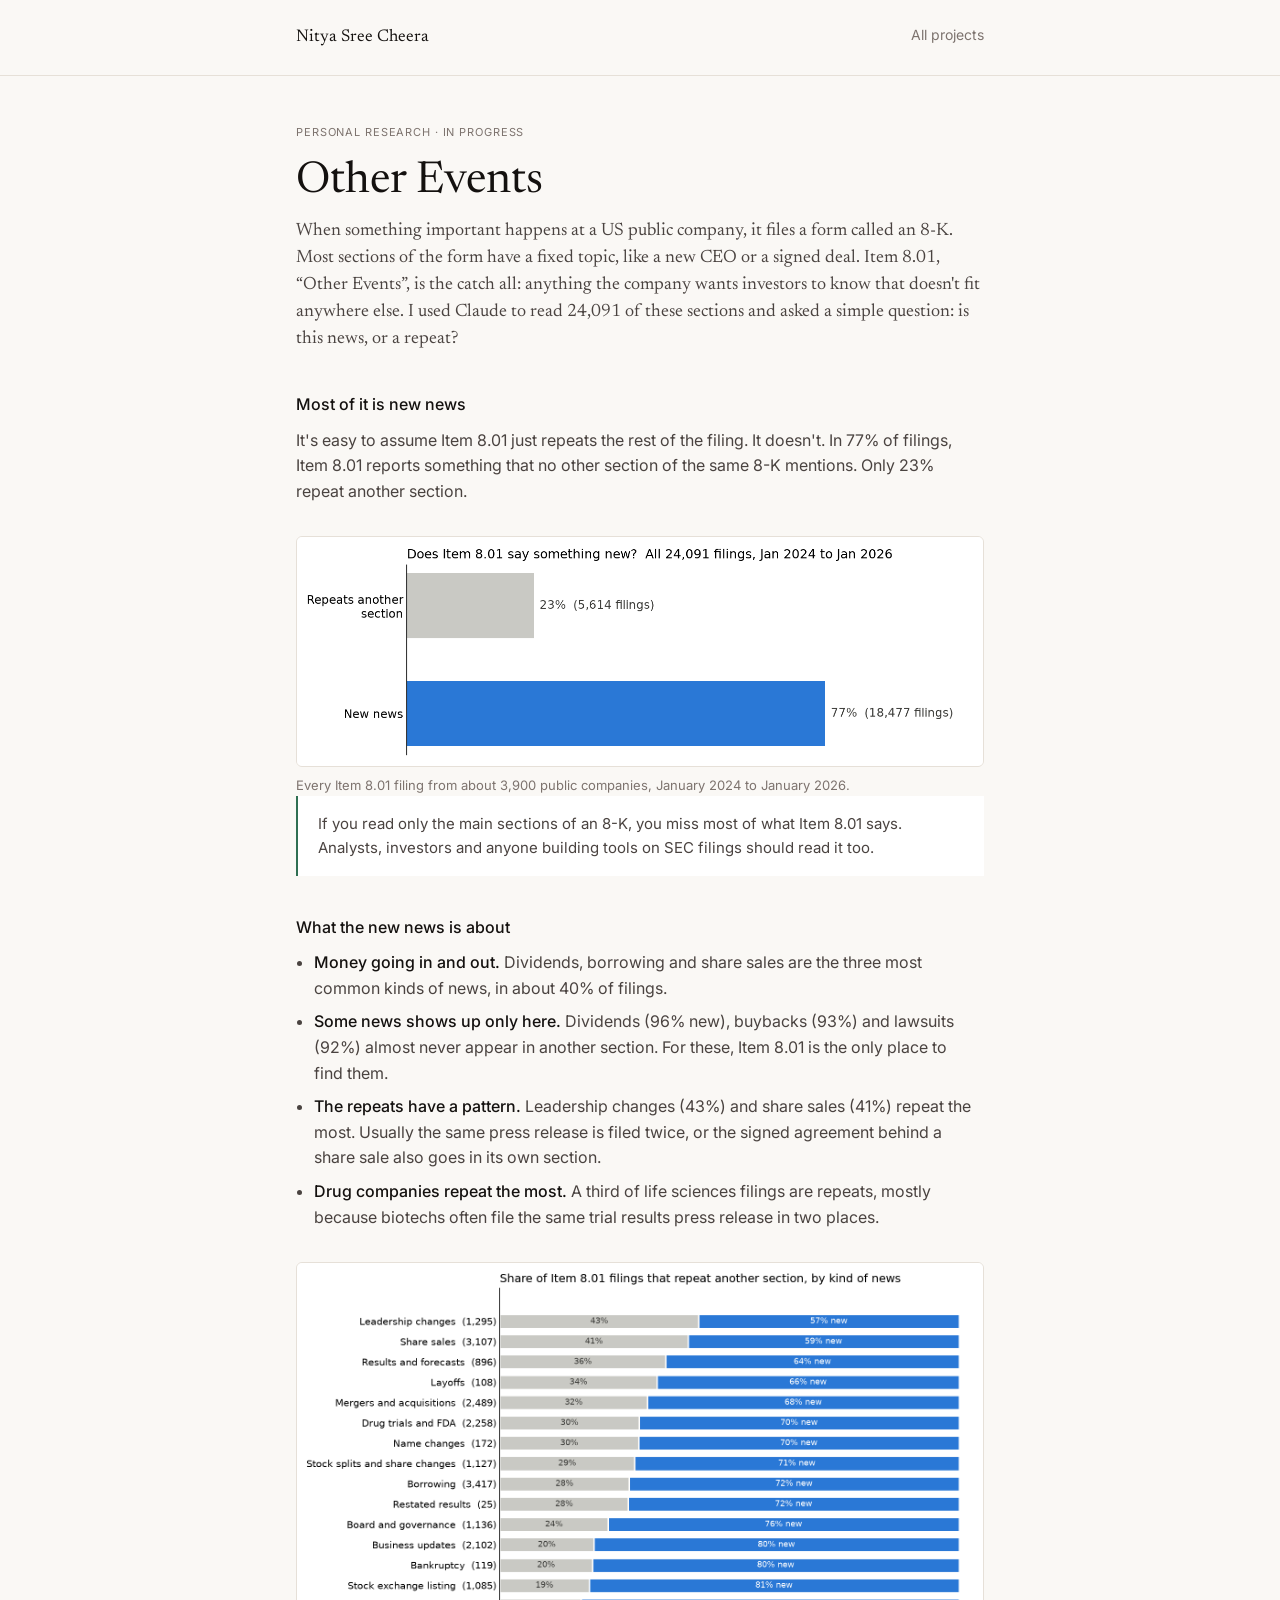
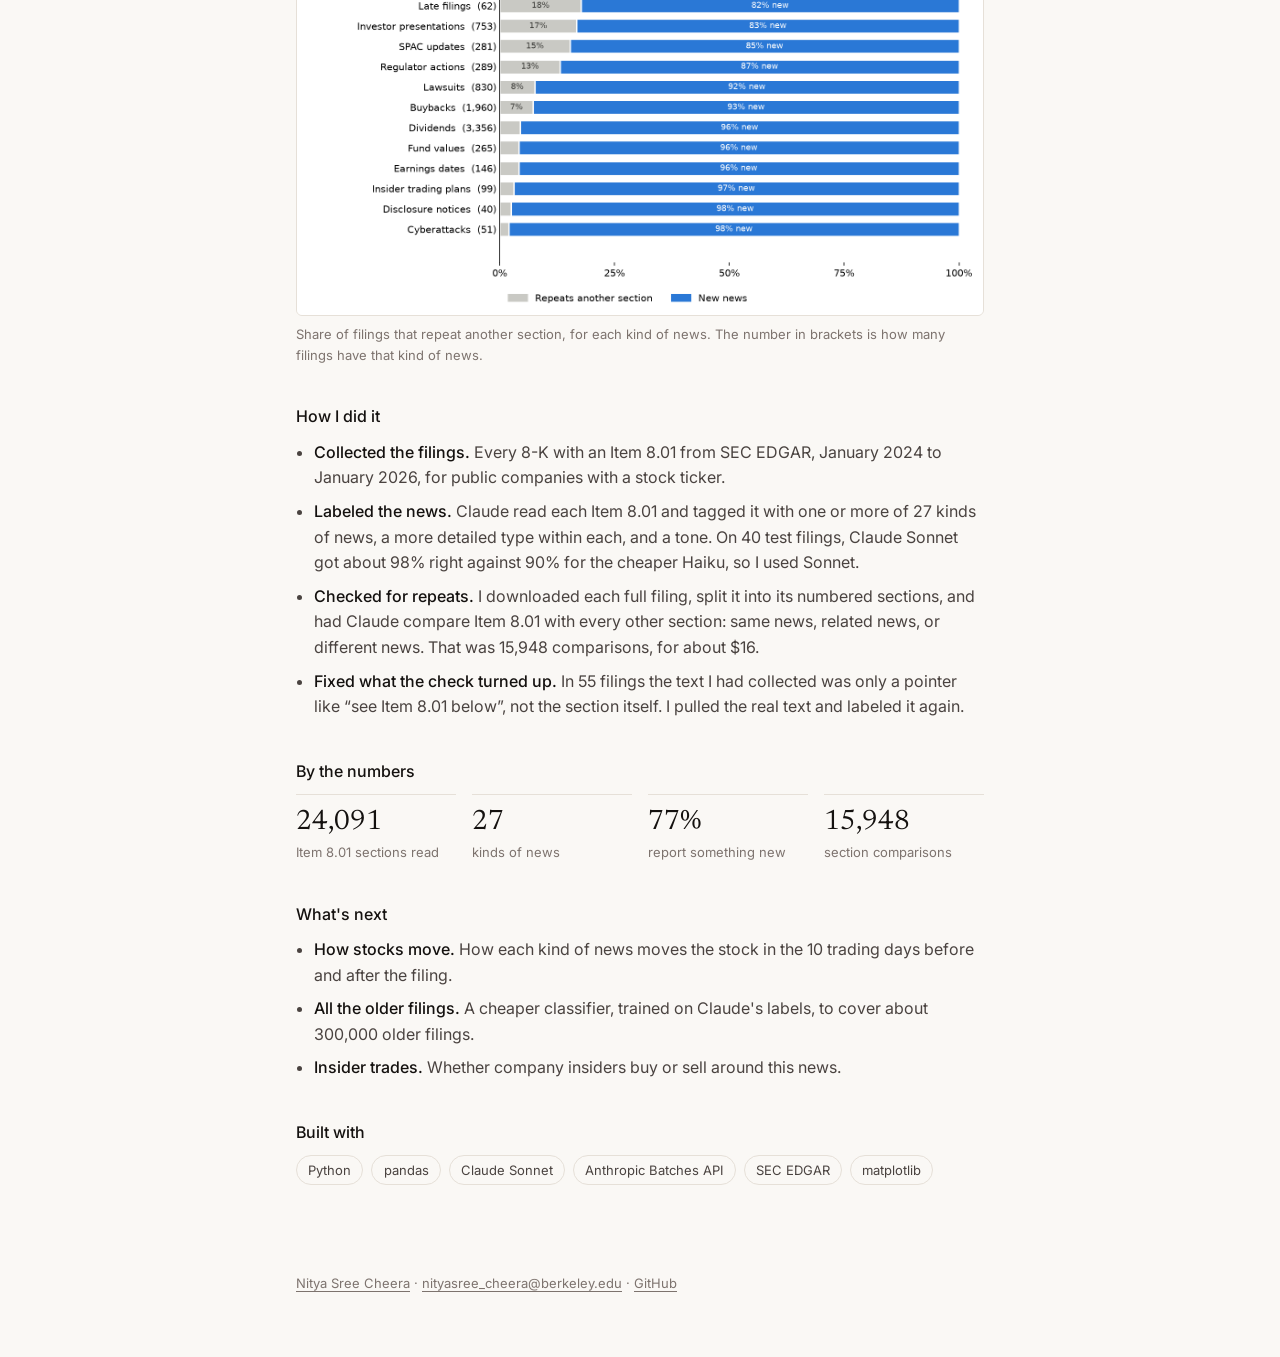
<file: other-events/index.html>
<!doctype html>
<html lang="en">
<head>
<meta charset="utf-8">
<meta name="viewport" content="width=device-width, initial-scale=1">
<title>Other Events · Nitya Sree Cheera</title>
<meta name="description" content="Other Events: I used Claude to read 24,091 Item 8.01 sections of company 8-K filings. Most of them report news that appears nowhere else in the filing.">
<link rel="preconnect" href="https://fonts.googleapis.com">
<link rel="preconnect" href="https://fonts.gstatic.com" crossorigin>
<link href="https://fonts.googleapis.com/css2?family=Inter:wght@400;500&family=Newsreader:opsz,wght@6..72,400;6..72,500&display=swap" rel="stylesheet">
<link rel="stylesheet" href="../style.css">
</head>
<body class="project-page">
<div class="topbar">
  <div class="wrap">
    <a class="name" href="../">Nitya Sree Cheera</a>
    <a href="../#projects">All projects</a>
  </div>
</div>

<main>
  <section class="project" id="other-events">
    <div class="wrap">
      <p class="label">Personal research · in progress</p>
      <h2>Other Events</h2>
      <p class="tagline">When something important happens at a US public company, it files a form called an 8-K. Most sections of the form have a fixed topic, like a new CEO or a signed deal. Item 8.01, “Other Events”, is the catch all: anything the company wants investors to know that doesn't fit anywhere else. I used Claude to read 24,091 of these sections and asked a simple question: is this news, or a repeat?</p>

      <h3>Most of it is new news</h3>
      <p class="about-text">It's easy to assume Item 8.01 just repeats the rest of the filing. It doesn't. In 77% of filings, Item 8.01 reports something that no other section of the same 8-K mentions. Only 23% repeat another section.</p>
      <figure>
        <a href="../images/k8-new-vs-repeat.png"><img src="../images/k8-new-vs-repeat.png" width="1350" height="450" alt="Bar chart: of 24,091 Item 8.01 filings from January 2024 to January 2026, 77% (18,477) report new news and 23% (5,614) repeat another section of the same filing."></a>
        <figcaption>Every Item 8.01 filing from about 3,900 public companies, January 2024 to January 2026.</figcaption>
      </figure>
      <p class="note">If you read only the main sections of an 8-K, you miss most of what Item 8.01 says. Analysts, investors and anyone building tools on SEC filings should read it too.</p>

      <h3>What the new news is about</h3>
      <ul class="points">
        <li><strong>Money going in and out.</strong> Dividends, borrowing and share sales are the three most common kinds of news, in about 40% of filings.</li>
        <li><strong>Some news shows up only here.</strong> Dividends (96% new), buybacks (93%) and lawsuits (92%) almost never appear in another section. For these, Item 8.01 is the only place to find them.</li>
        <li><strong>The repeats have a pattern.</strong> Leadership changes (43%) and share sales (41%) repeat the most. Usually the same press release is filed twice, or the signed agreement behind a share sale also goes in its own section.</li>
        <li><strong>Drug companies repeat the most.</strong> A third of life sciences filings are repeats, mostly because biotechs often file the same trial results press release in two places.</li>
      </ul>
      <figure>
        <a href="../images/k8-repeat-by-kind.png"><img src="../images/k8-repeat-by-kind.png" width="1500" height="1425" loading="lazy" alt="Stacked bar chart of 26 kinds of news. Leadership changes repeat most (43%), then share sales (41%) and results (36%). Lawsuits (8%), buybacks (7%) and dividends (4%) almost never repeat."></a>
        <figcaption>Share of filings that repeat another section, for each kind of news. The number in brackets is how many filings have that kind of news.</figcaption>
      </figure>

      <h3>How I did it</h3>
      <ul class="points">
        <li><strong>Collected the filings.</strong> Every 8-K with an Item 8.01 from SEC EDGAR, January 2024 to January 2026, for public companies with a stock ticker.</li>
        <li><strong>Labeled the news.</strong> Claude read each Item 8.01 and tagged it with one or more of 27 kinds of news, a more detailed type within each, and a tone. On 40 test filings, Claude Sonnet got about 98% right against 90% for the cheaper Haiku, so I used Sonnet.</li>
        <li><strong>Checked for repeats.</strong> I downloaded each full filing, split it into its numbered sections, and had Claude compare Item 8.01 with every other section: same news, related news, or different news. That was 15,948 comparisons, for about $16.</li>
        <li><strong>Fixed what the check turned up.</strong> In 55 filings the text I had collected was only a pointer like “see Item 8.01 below”, not the section itself. I pulled the real text and labeled it again.</li>
      </ul>

      <h3>By the numbers</h3>
      <dl class="numbers">
        <div><dt>24,091</dt><dd>Item 8.01 sections read</dd></div>
        <div><dt>27</dt><dd>kinds of news</dd></div>
        <div><dt>77%</dt><dd>report something new</dd></div>
        <div><dt>15,948</dt><dd>section comparisons</dd></div>
      </dl>

      <h3>What's next</h3>
      <ul class="points">
        <li><strong>How stocks move.</strong> How each kind of news moves the stock in the 10 trading days before and after the filing.</li>
        <li><strong>All the older filings.</strong> A cheaper classifier, trained on Claude's labels, to cover about 300,000 older filings.</li>
        <li><strong>Insider trades.</strong> Whether company insiders buy or sell around this news.</li>
      </ul>

      <h3>Built with</h3>
      <ul class="stack">
        <li>Python</li><li>pandas</li><li>Claude Sonnet</li><li>Anthropic Batches API</li>
        <li>SEC EDGAR</li><li>matplotlib</li>
      </ul>
    </div>
  </section>
</main>

<footer>
  <div class="wrap"><a href="../">Nitya Sree Cheera</a> · <a href="mailto:nityasree_cheera@berkeley.edu">nityasree_cheera@berkeley.edu</a> · <a href="https://github.com/nityasreecheera">GitHub</a></div>
</footer>

</body>
</html>
</file>
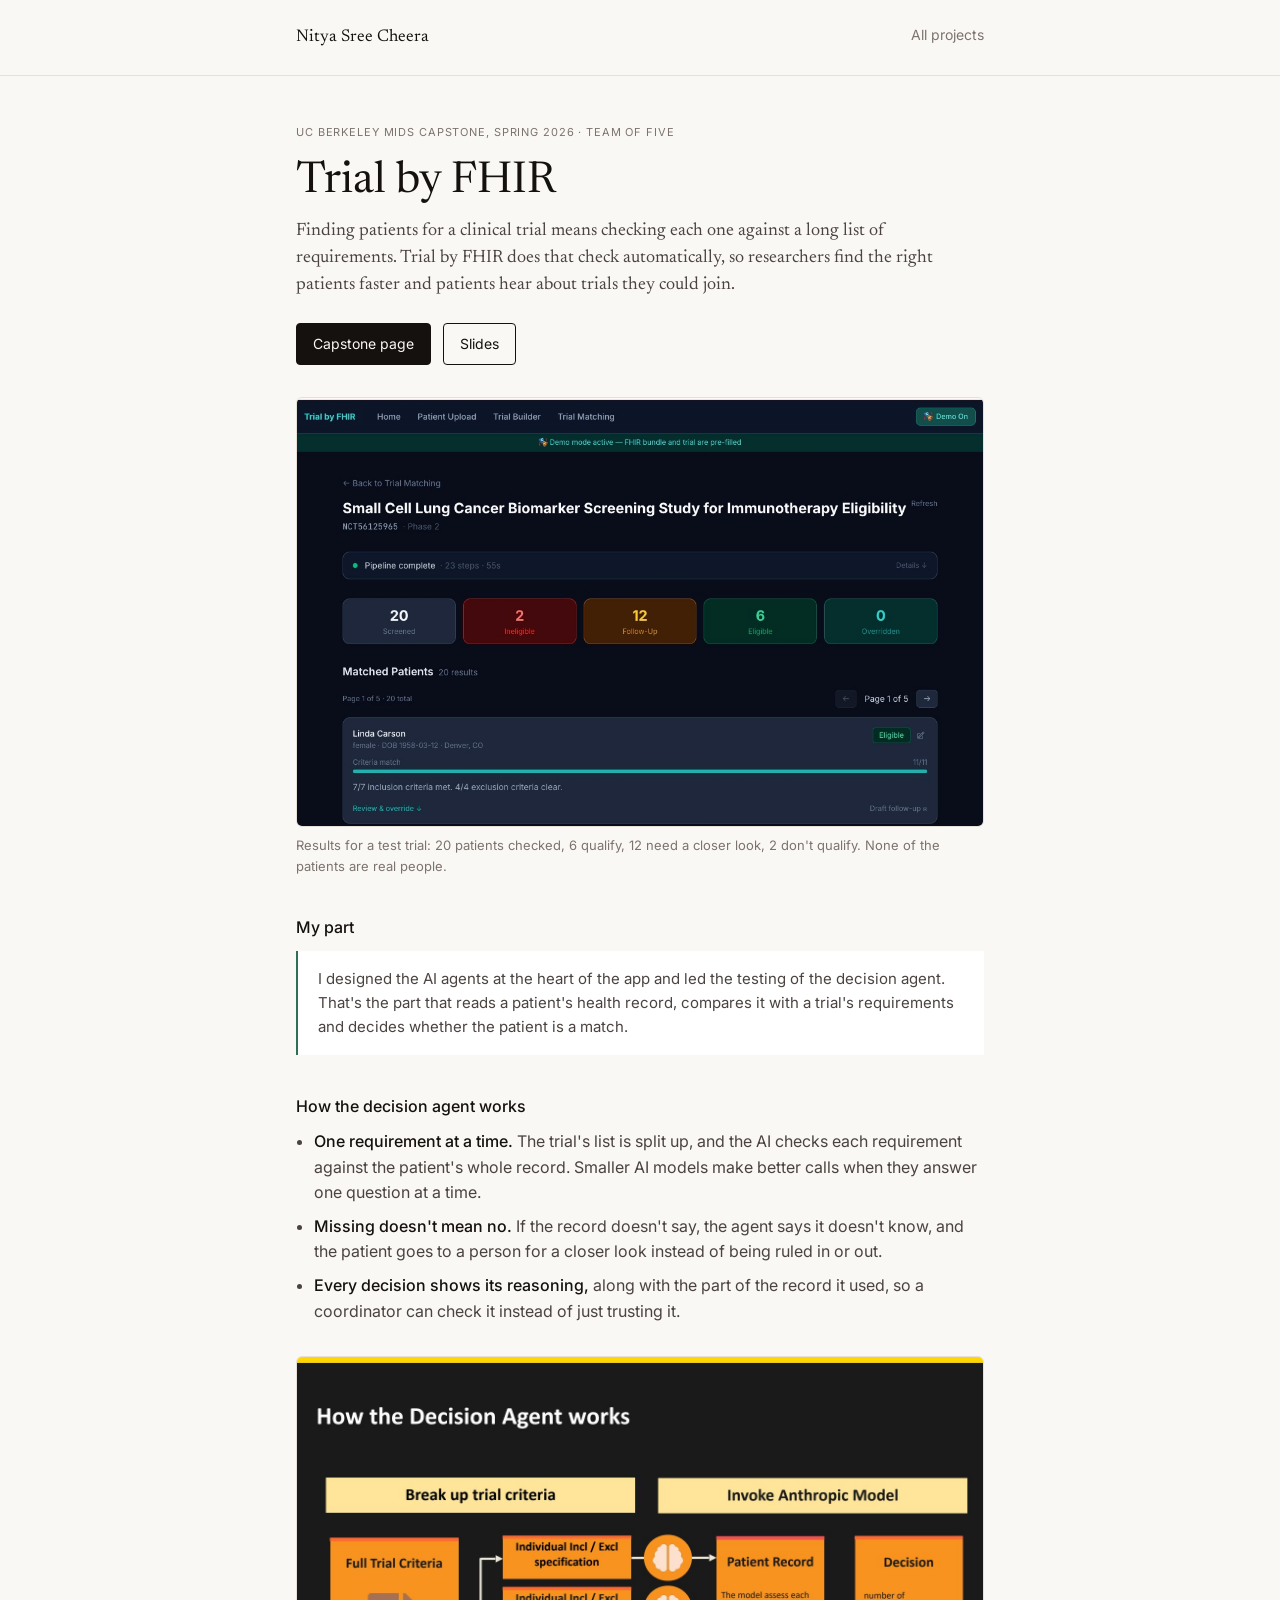
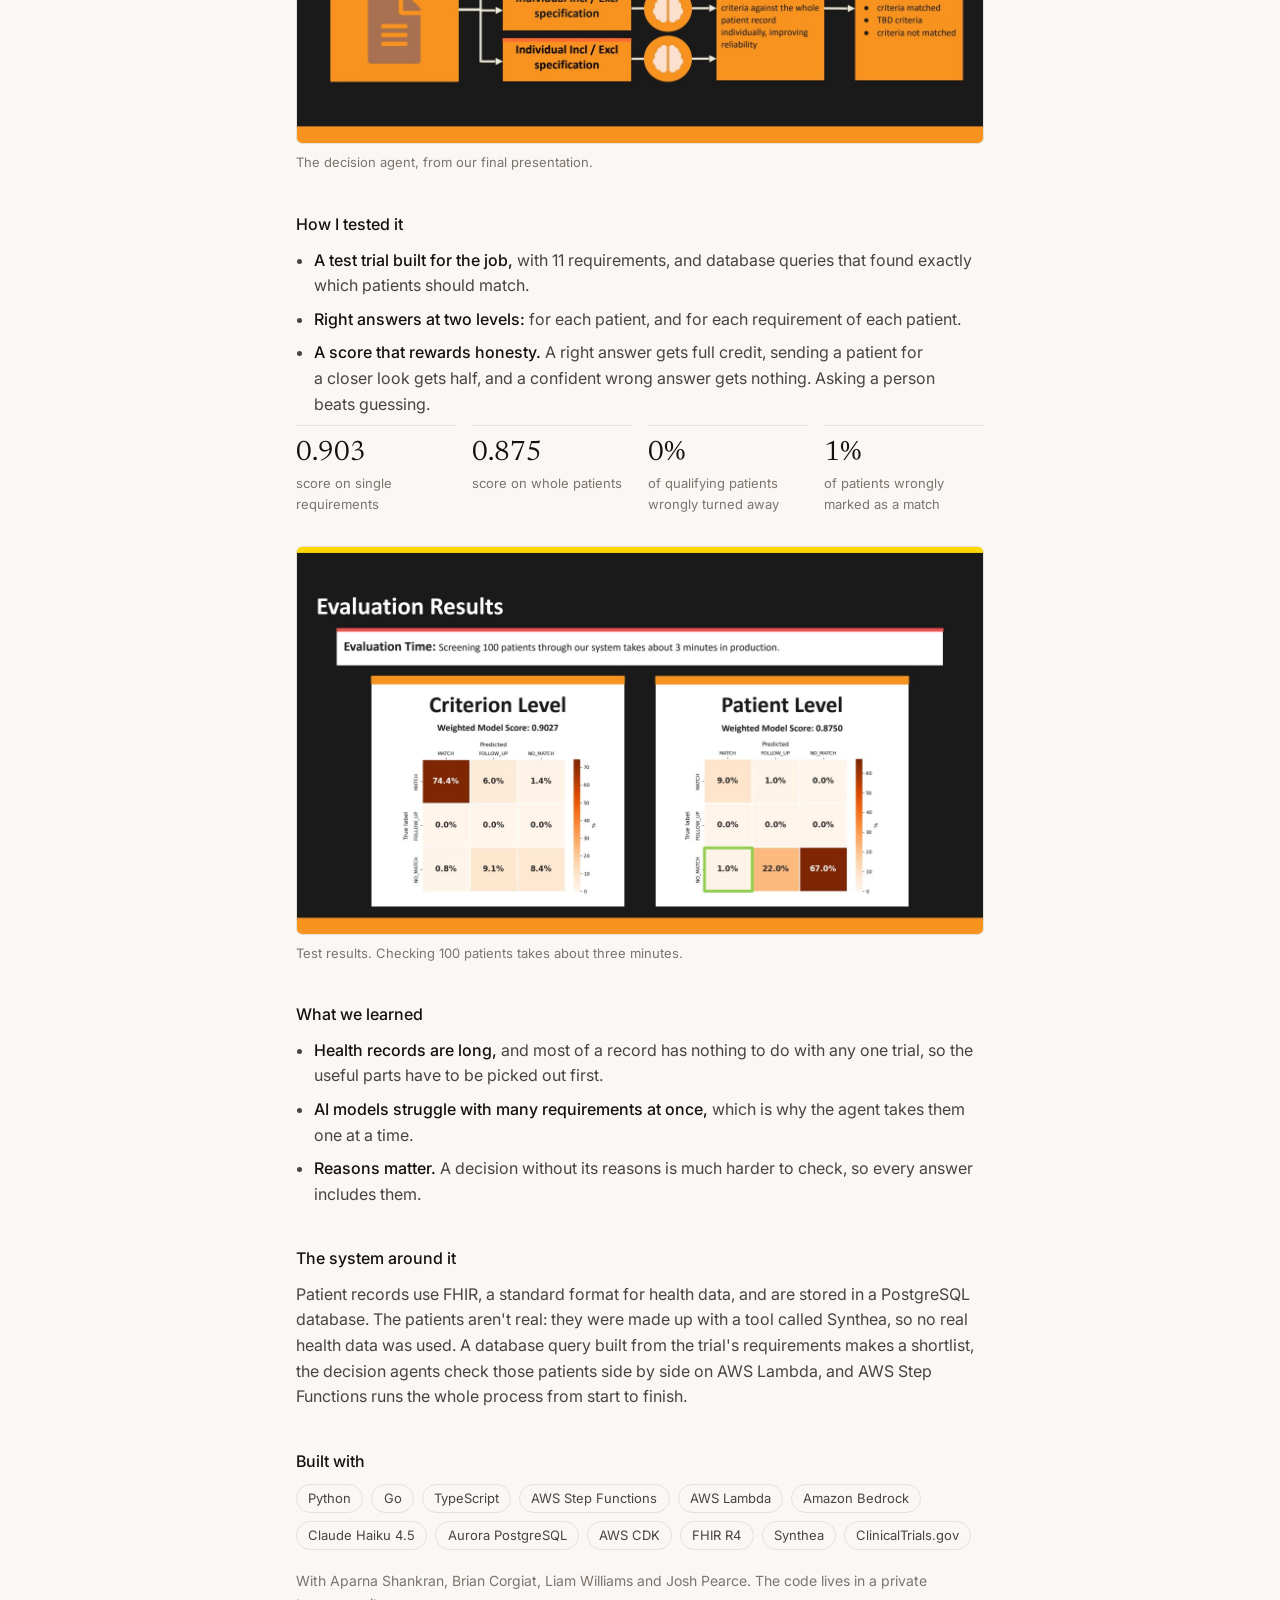
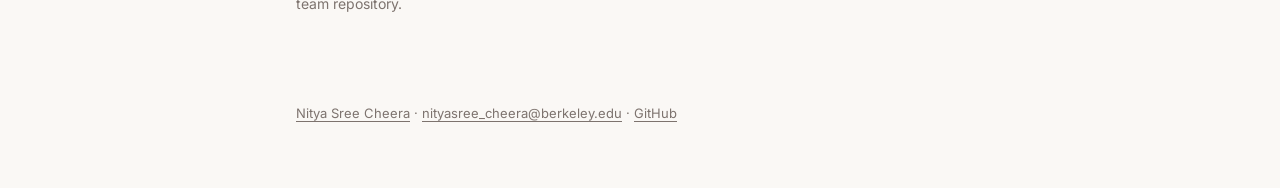
<file: trial-by-fhir/index.html>
<!doctype html>
<html lang="en">
<head>
<meta charset="utf-8">
<meta name="viewport" content="width=device-width, initial-scale=1">
<title>Trial by FHIR · Nitya Sree Cheera</title>
<meta name="description" content="Trial by FHIR: checks patients against a clinical trial's requirements automatically with an AI decision agent. UC Berkeley MIDS capstone, Spring 2026.">
<link rel="preconnect" href="https://fonts.googleapis.com">
<link rel="preconnect" href="https://fonts.gstatic.com" crossorigin>
<link href="https://fonts.googleapis.com/css2?family=Inter:wght@400;500&family=Newsreader:opsz,wght@6..72,400;6..72,500&display=swap" rel="stylesheet">
<link rel="stylesheet" href="../style.css">
</head>
<body class="project-page">
<div class="topbar">
  <div class="wrap">
    <a class="name" href="../">Nitya Sree Cheera</a>
    <a href="../#projects">All projects</a>
  </div>
</div>

<main>
  <section class="project" id="trial-by-fhir">
    <div class="wrap">
      <p class="label">UC Berkeley MIDS capstone, Spring 2026 · team of five</p>
      <h2>Trial by FHIR</h2>
      <p class="tagline">Finding patients for a clinical trial means checking each one against a long list of requirements. Trial by FHIR does that check automatically, so researchers find the right patients faster and patients hear about trials they could join.</p>

      <div class="actions">
        <a class="button primary" href="https://www.ischool.berkeley.edu/programs/mids/capstone/2026a-spring/trialbyfhir">Capstone page</a>
        <a class="button" href="https://docs.google.com/presentation/d/1w0JlxHgctf5dnPCFJjudkQYH7-77H9ky/edit?usp=sharing&amp;ouid=104597498084558058659&amp;rtpof=true&amp;sd=true">Slides</a>
      </div>

      <figure>
        <a href="../images/tbf-app.jpg"><img src="../images/tbf-app.jpg" width="1144" height="713" alt="Trial by FHIR's results for a lung cancer trial: 20 patients checked, 2 don't qualify, 12 need a closer look, 6 qualify, with one patient shown meeting all 7 requirements and none of the 4 reasons to exclude them."></a>
        <figcaption>Results for a test trial: 20 patients checked, 6 qualify, 12 need a closer look, 2 don't qualify. None of the patients are real people.</figcaption>
      </figure>

      <h3>My part</h3>
      <p class="note">I designed the AI agents at the heart of the app and led the testing of the decision agent. That's the part that reads a patient's health record, compares it with a trial's requirements and decides whether the patient is a match.</p>

      <h3>How the decision agent works</h3>
      <ul class="points">
        <li><strong>One requirement at a time.</strong> The trial's list is split up, and the AI checks each requirement against the patient's whole record. Smaller AI models make better calls when they answer one question at a time.</li>
        <li><strong>Missing doesn't mean no.</strong> If the record doesn't say, the agent says it doesn't know, and the patient goes to a person for a closer look instead of being ruled in or out.</li>
        <li><strong>Every decision shows its reasoning,</strong> along with the part of the record it used, so a coordinator can check it instead of just trusting it.</li>
      </ul>

      <figure>
        <a href="../images/tbf-decision-agent.jpg"><img src="../images/tbf-decision-agent.jpg" width="1400" height="788" loading="lazy" alt="Slide: how the decision agent works. The trial's requirements are split into separate items, the AI checks each one against the patient record, and the decision counts how many were met, unclear or not met."></a>
        <figcaption>The decision agent, from our final presentation.</figcaption>
      </figure>

      <h3>How I tested it</h3>
      <ul class="points">
        <li><strong>A test trial built for the job,</strong> with 11 requirements, and database queries that found exactly which patients should match.</li>
        <li><strong>Right answers at two levels:</strong> for each patient, and for each requirement of each patient.</li>
        <li><strong>A score that rewards honesty.</strong> A right answer gets full credit, sending a patient for a closer look gets half, and a confident wrong answer gets nothing. Asking a person beats guessing.</li>
      </ul>

      <dl class="numbers">
        <div><dt>0.903</dt><dd>score on single requirements</dd></div>
        <div><dt>0.875</dt><dd>score on whole patients</dd></div>
        <div><dt>0%</dt><dd>of qualifying patients wrongly turned away</dd></div>
        <div><dt>1%</dt><dd>of patients wrongly marked as a match</dd></div>
      </dl>

      <figure>
        <a href="../images/tbf-evaluation.jpg"><img src="../images/tbf-evaluation.jpg" width="1400" height="788" loading="lazy" alt="Slide: test results. A score of 0.9027 on single requirements and 0.8750 on whole patients, with tables of match, closer look and no match. Checking 100 patients takes about 3 minutes."></a>
        <figcaption>Test results. Checking 100 patients takes about three minutes.</figcaption>
      </figure>

      <h3>What we learned</h3>
      <ul class="points">
        <li><strong>Health records are long,</strong> and most of a record has nothing to do with any one trial, so the useful parts have to be picked out first.</li>
        <li><strong>AI models struggle with many requirements at once,</strong> which is why the agent takes them one at a time.</li>
        <li><strong>Reasons matter.</strong> A decision without its reasons is much harder to check, so every answer includes them.</li>
      </ul>

      <h3>The system around it</h3>
      <p class="about-text">Patient records use FHIR, a standard format for health data, and are stored in a PostgreSQL database. The patients aren't real: they were made up with a tool called Synthea, so no real health data was used. A database query built from the trial's requirements makes a shortlist, the decision agents check those patients side by side on AWS Lambda, and AWS Step Functions runs the whole process from start to finish.</p>

      <h3>Built with</h3>
      <ul class="stack">
        <li>Python</li><li>Go</li><li>TypeScript</li><li>AWS Step Functions</li><li>AWS Lambda</li>
        <li>Amazon Bedrock</li><li>Claude Haiku 4.5</li><li>Aurora PostgreSQL</li><li>AWS CDK</li>
        <li>FHIR R4</li><li>Synthea</li><li>ClinicalTrials.gov</li>
      </ul>

      <p class="meta">With Aparna Shankran, Brian Corgiat, Liam Williams and Josh Pearce. The code lives in a private team repository.</p>
    </div>
  </section>
</main>

<footer>
  <div class="wrap"><a href="../">Nitya Sree Cheera</a> · <a href="mailto:nityasree_cheera@berkeley.edu">nityasree_cheera@berkeley.edu</a> · <a href="https://github.com/nityasreecheera">GitHub</a></div>
</footer>

</body>
</html>
</file>
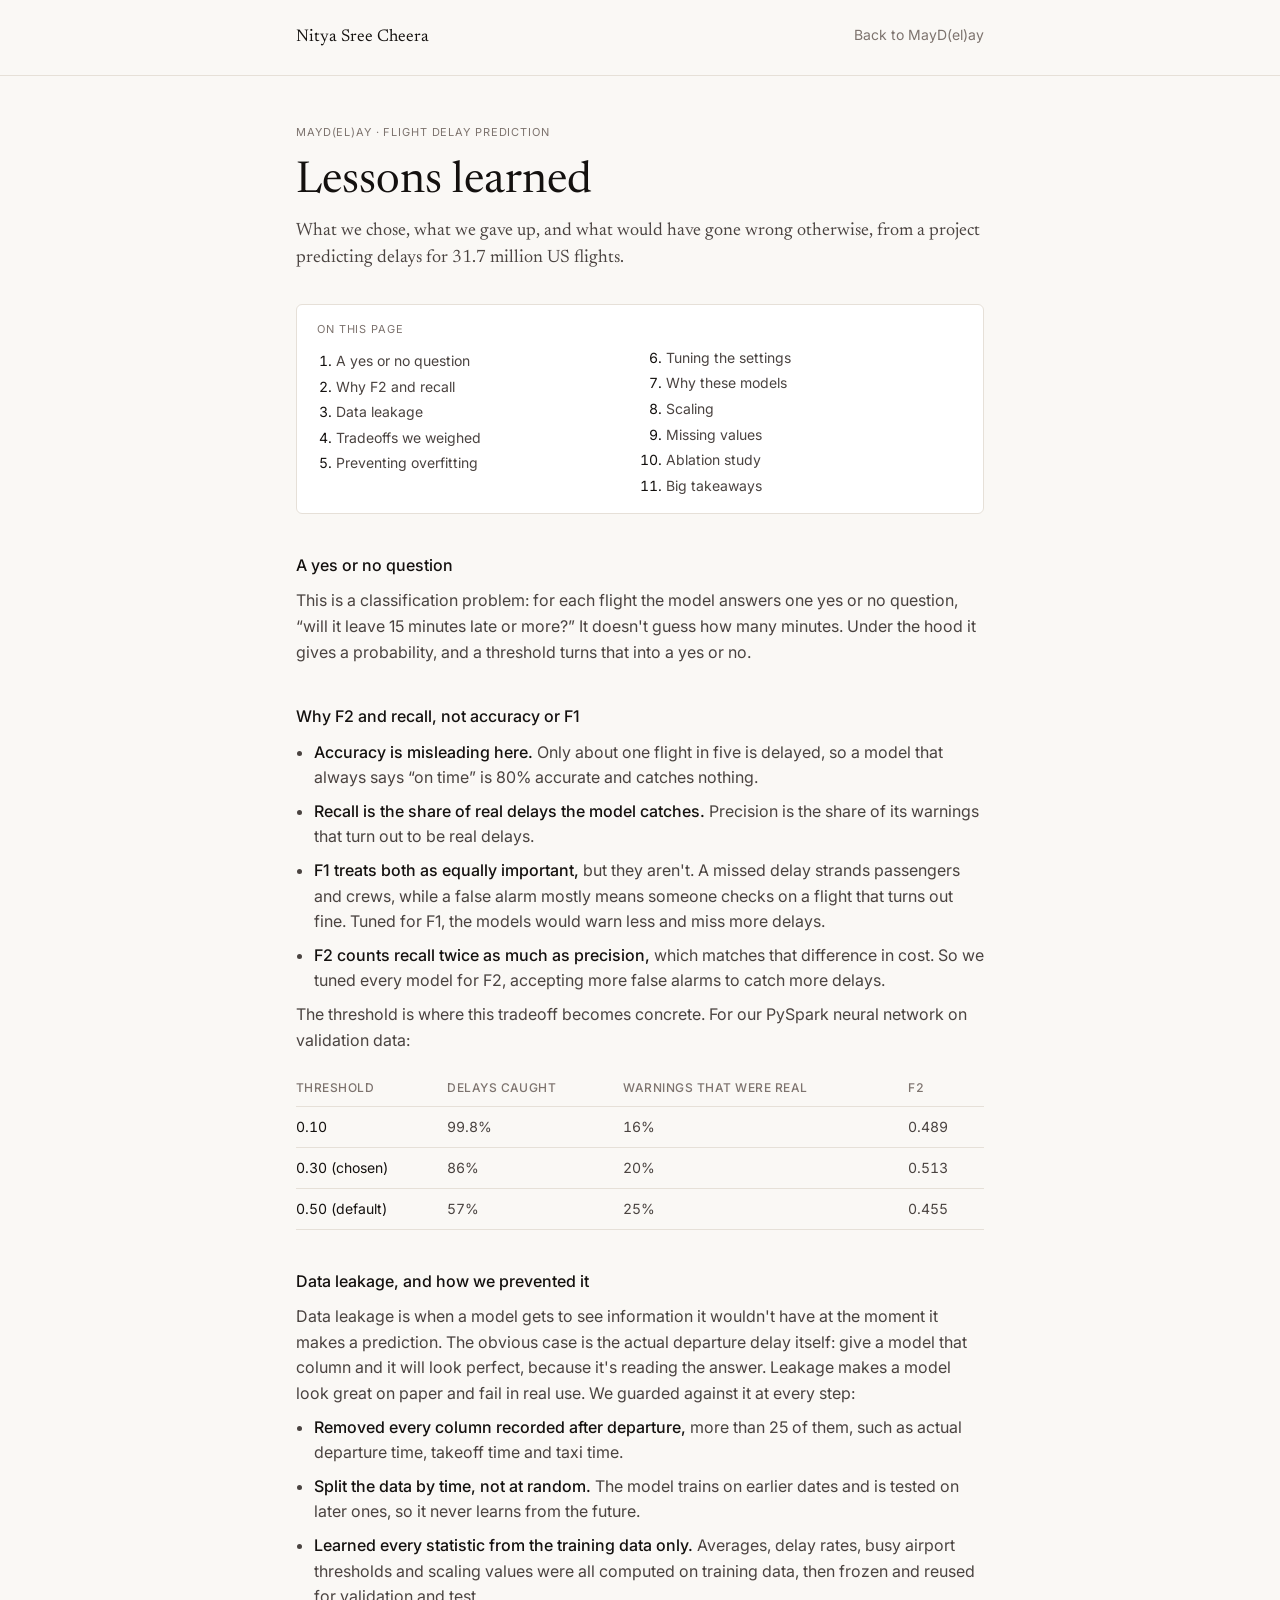
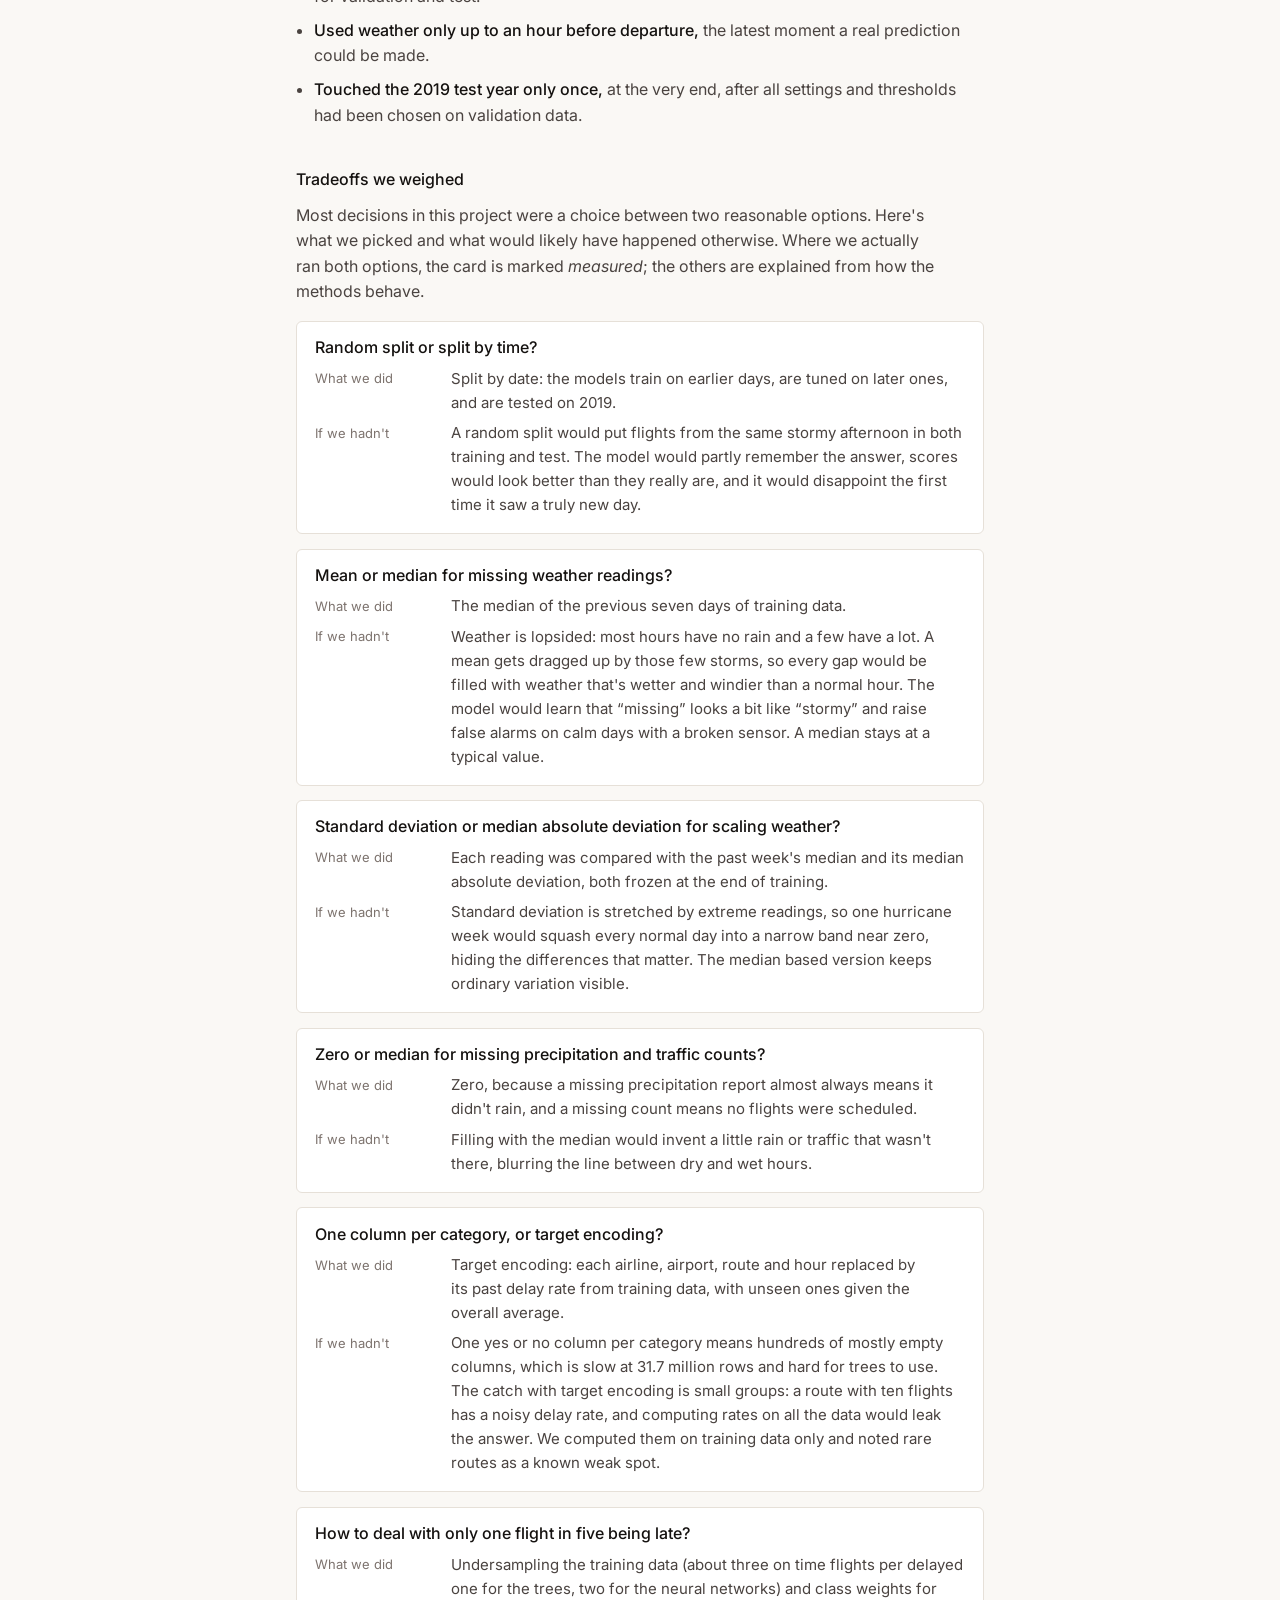
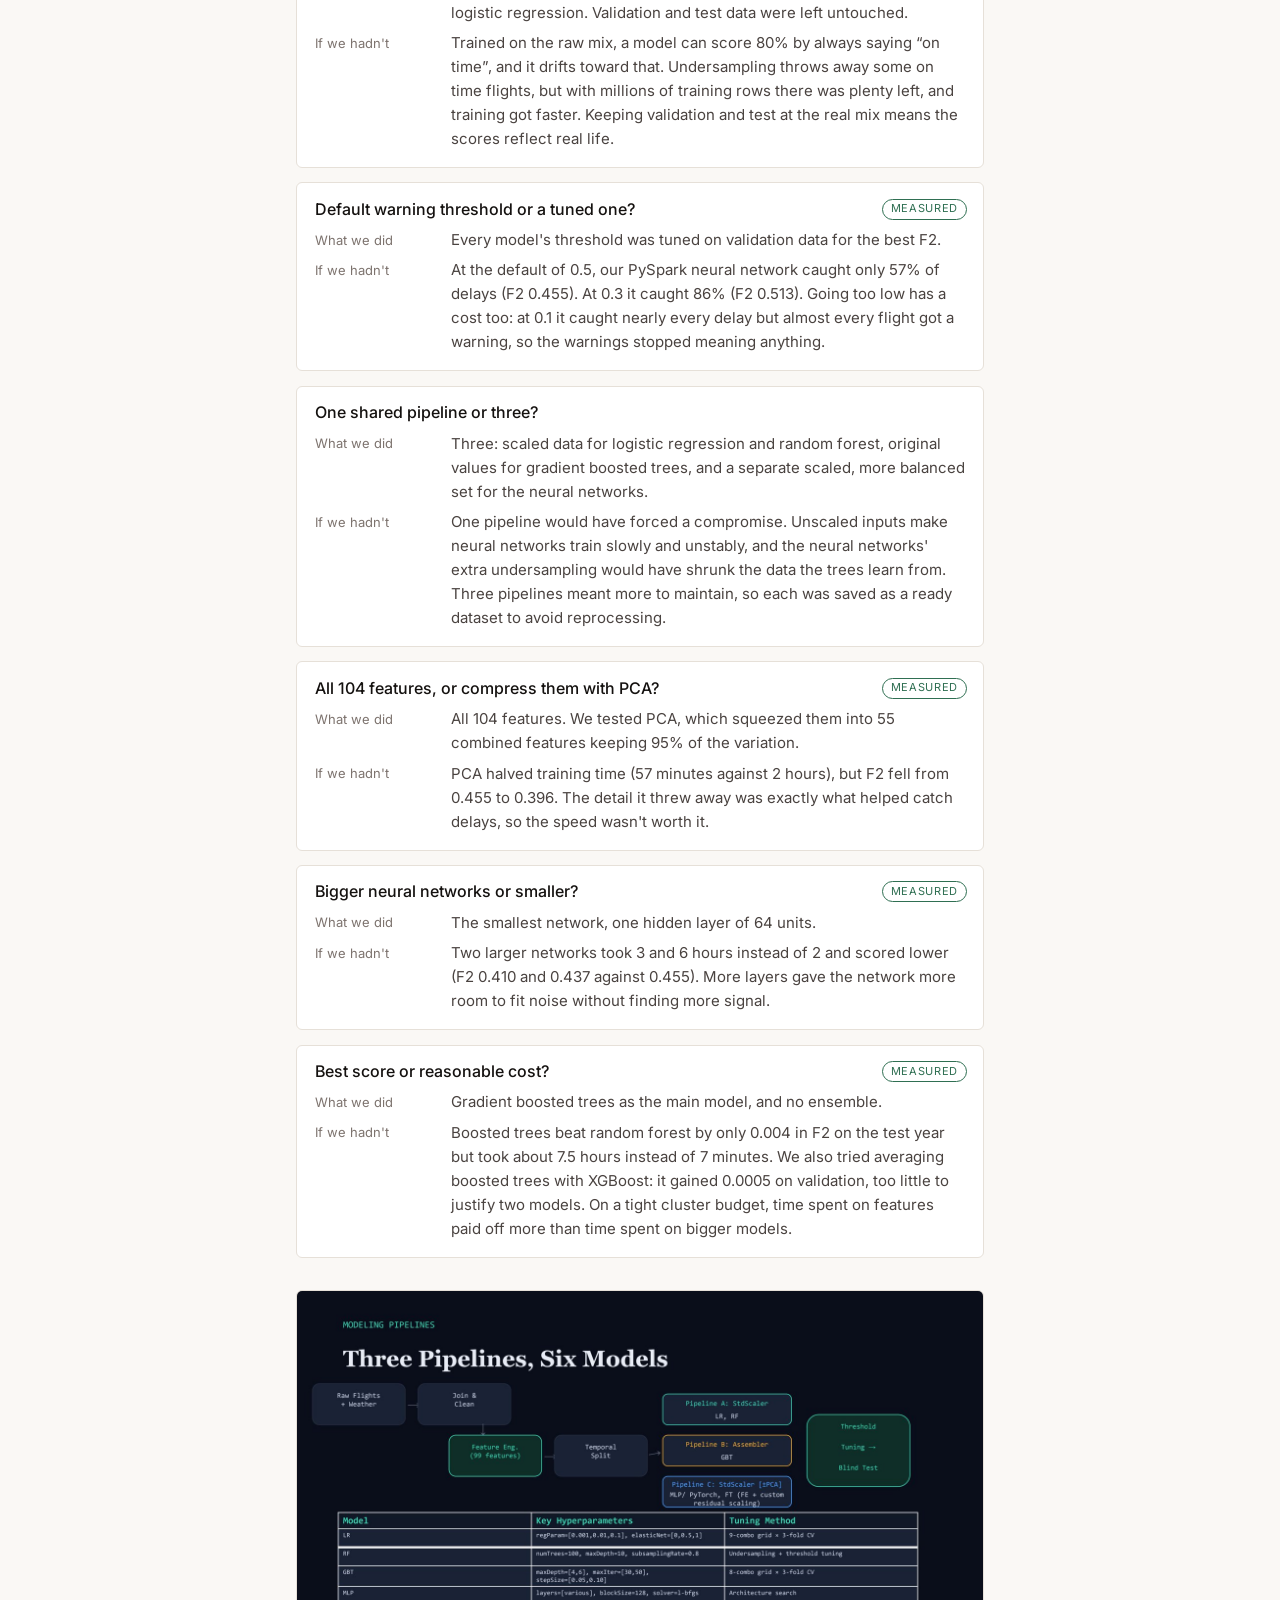
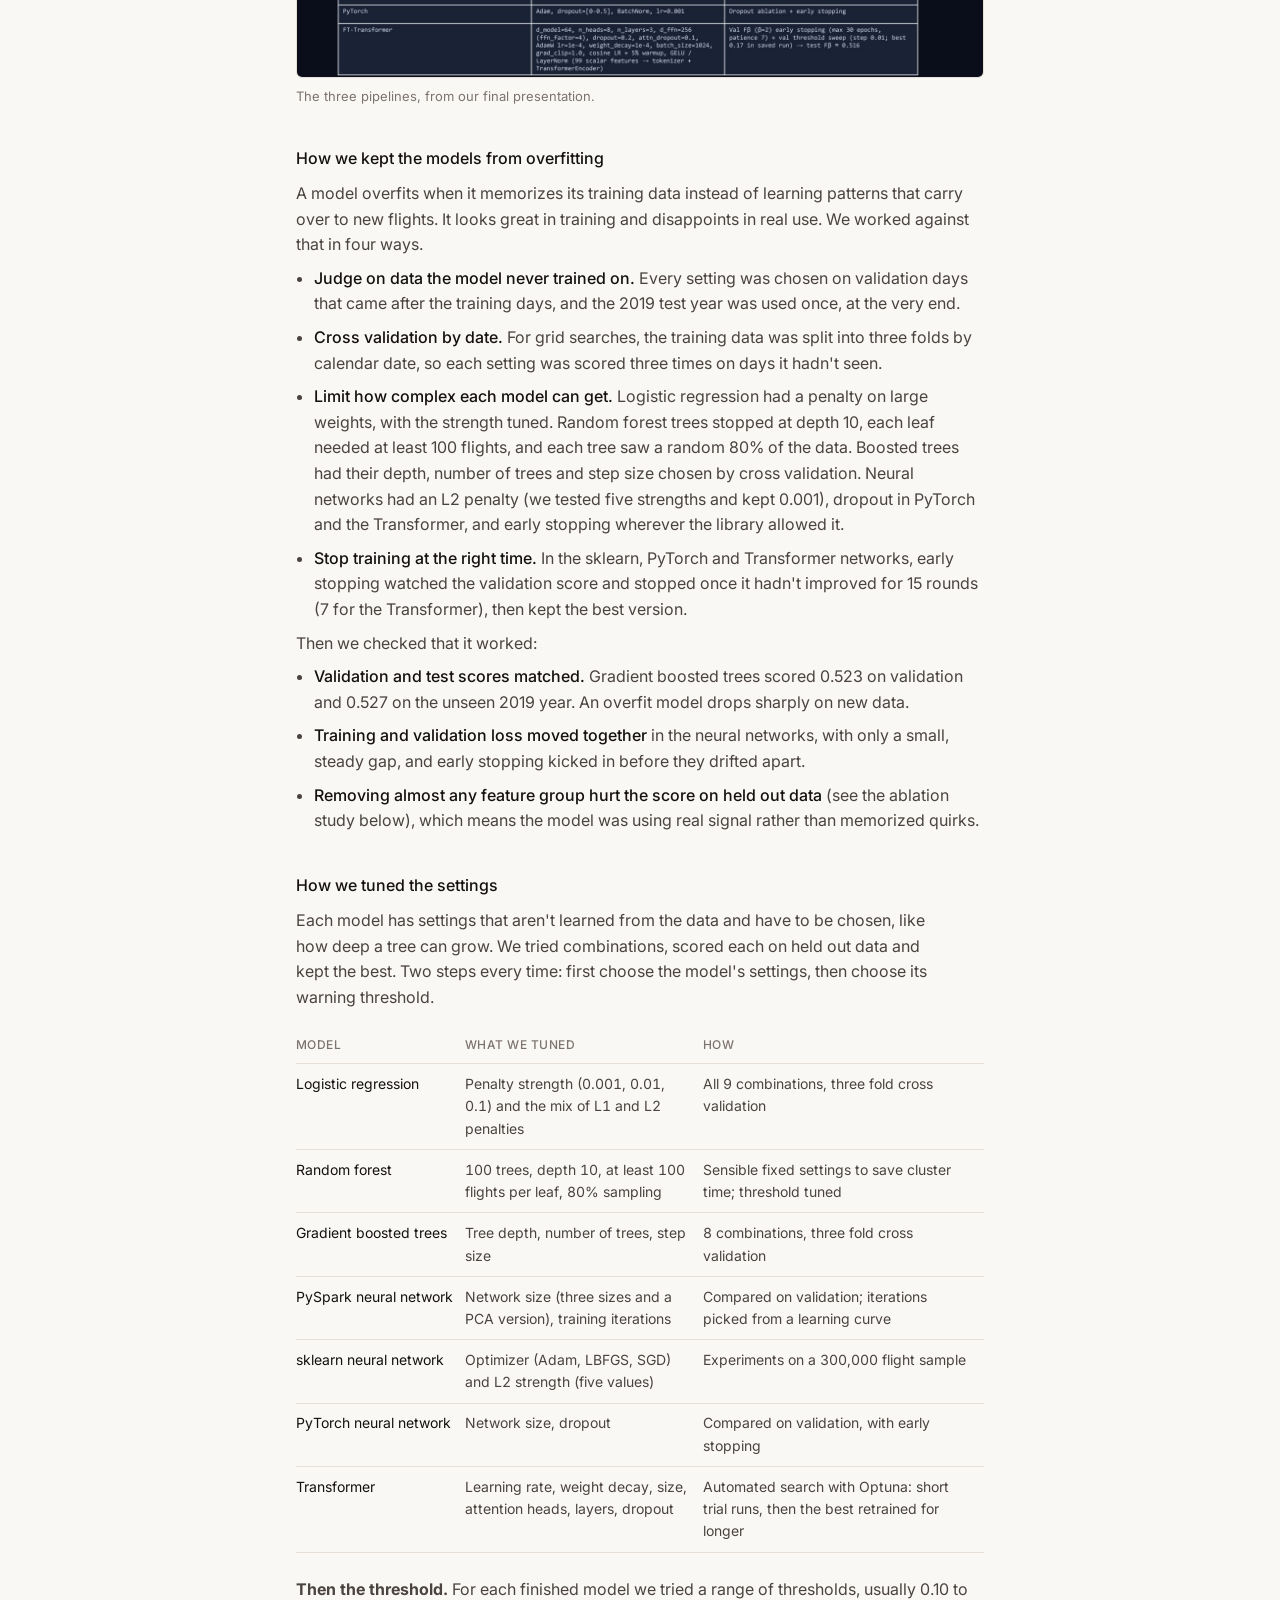
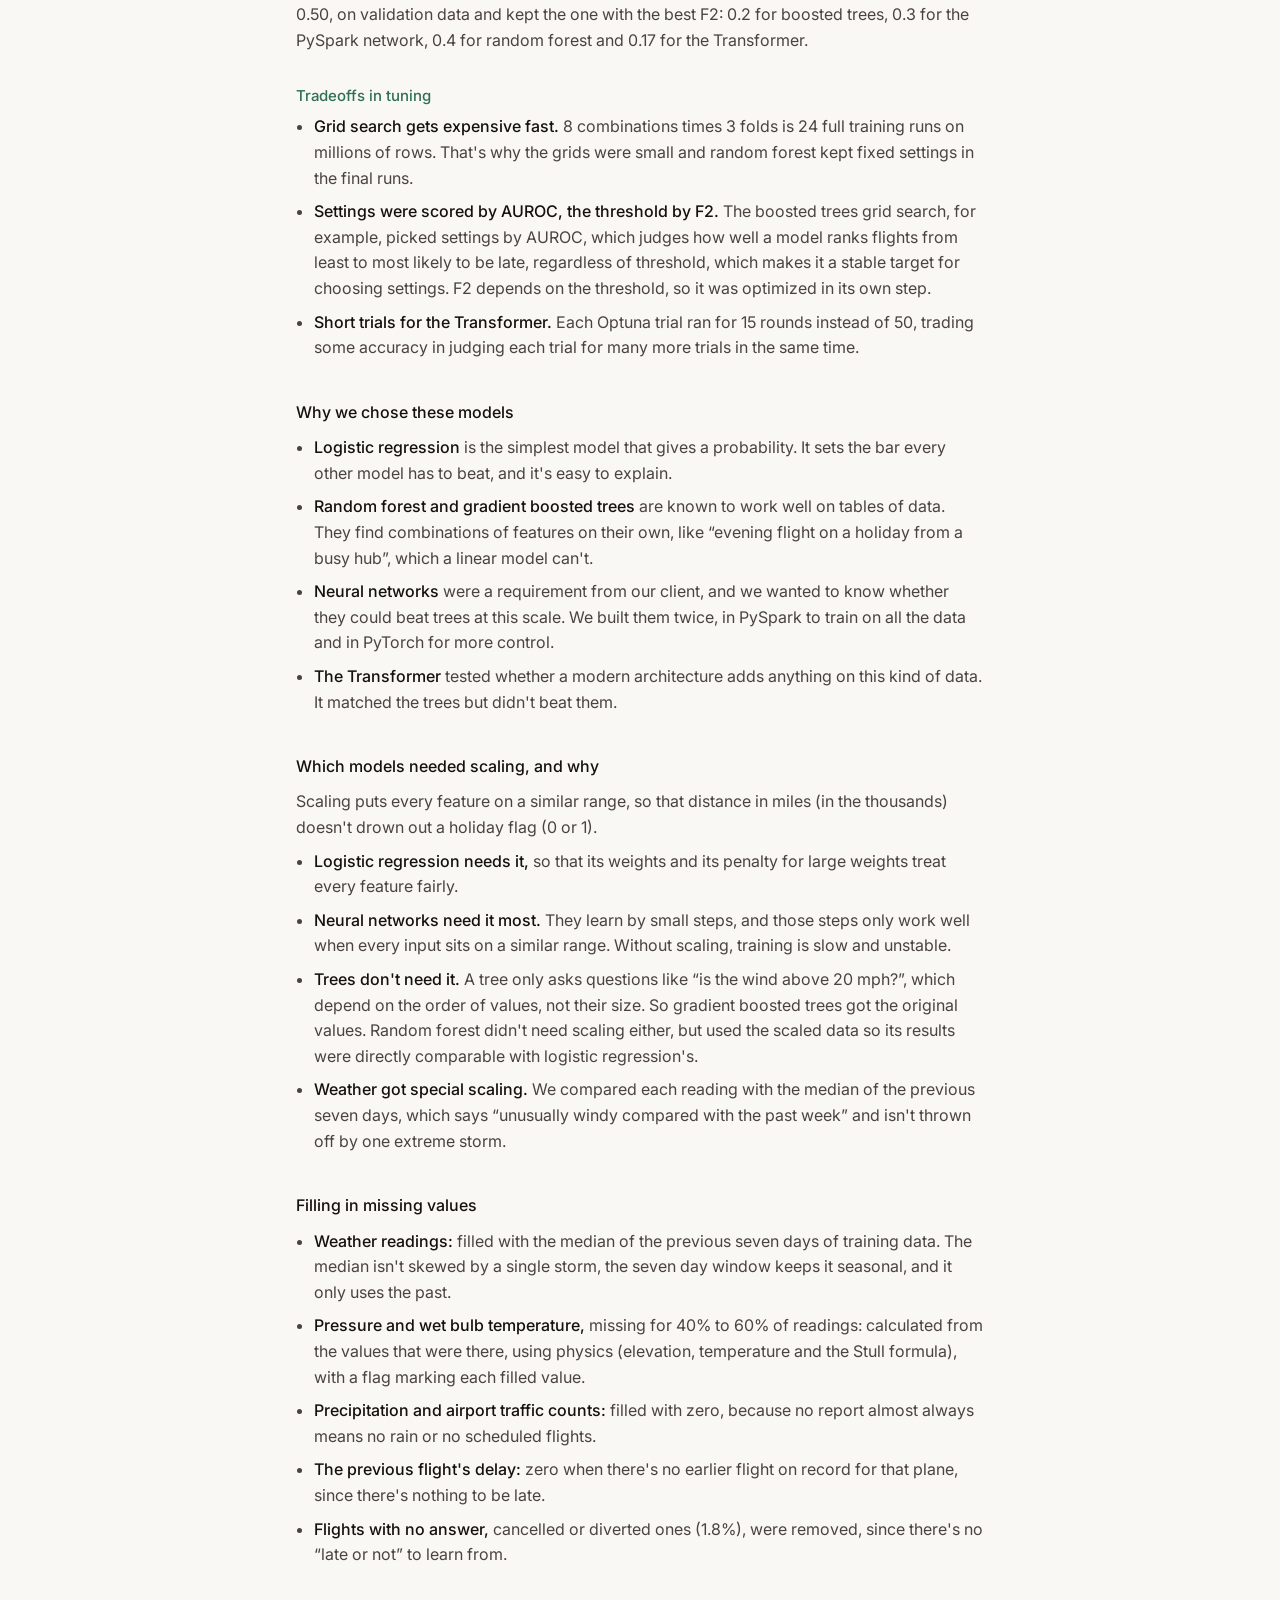
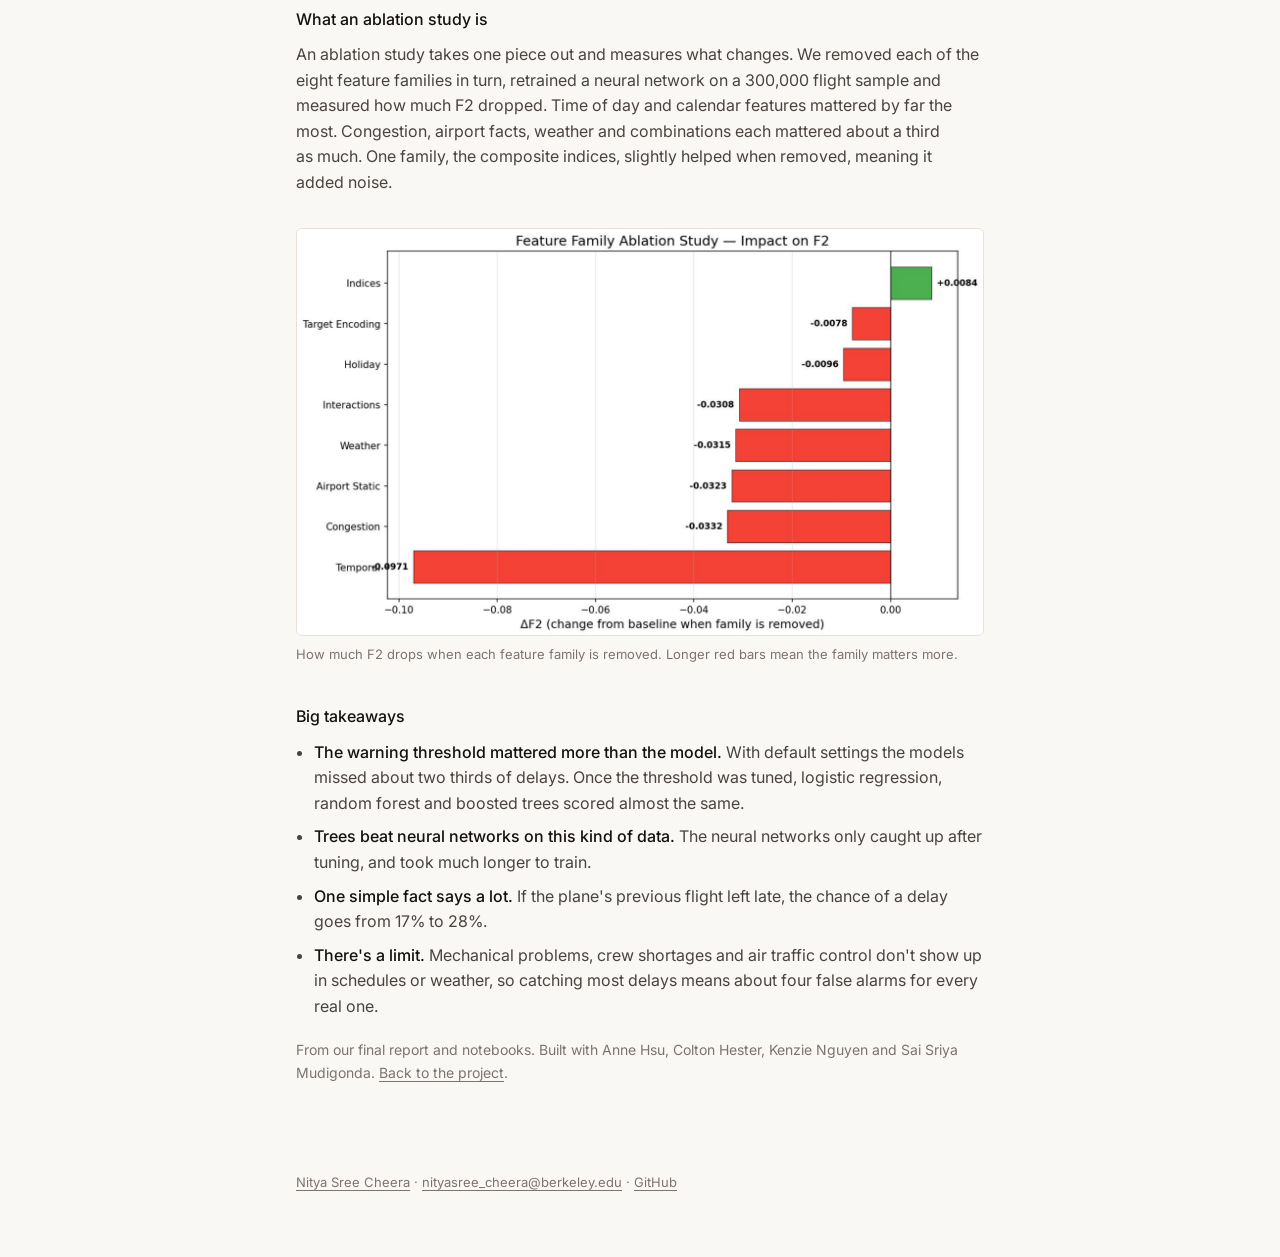
<file: flight-delay/lessons/index.html>
<!doctype html>
<html lang="en">
<head>
<meta charset="utf-8">
<meta name="viewport" content="width=device-width, initial-scale=1">
<title>MayD(el)ay lessons learned · Nitya Sree Cheera</title>
<meta name="description" content="Lessons learned from MayD(el)ay, a flight delay prediction project: the tradeoffs we weighed, how we prevented leakage and overfitting, and how we tuned the models.">
<link rel="preconnect" href="https://fonts.googleapis.com">
<link rel="preconnect" href="https://fonts.gstatic.com" crossorigin>
<link href="https://fonts.googleapis.com/css2?family=Inter:wght@400;500&family=Newsreader:opsz,wght@6..72,400;6..72,500&display=swap" rel="stylesheet">
<link rel="stylesheet" href="../../style.css">
</head>
<body class="project-page">
<div class="topbar">
  <div class="wrap">
    <a class="name" href="../../">Nitya Sree Cheera</a>
    <a href="../">Back to MayD(el)ay</a>
  </div>
</div>

<main>
  <section class="project" id="lessons">
    <div class="wrap">
      <p class="label">MayD(el)ay · flight delay prediction</p>
      <h2>Lessons learned</h2>
      <p class="tagline">What we chose, what we gave up, and what would have gone wrong otherwise, from a project predicting delays for 31.7 million US flights.</p>

      <nav class="toc" aria-label="On this page">
        <p class="label">On this page</p>
        <ol>
          <li><a href="#classification">A yes or no question</a></li>
          <li><a href="#metric">Why F2 and recall</a></li>
          <li><a href="#leakage">Data leakage</a></li>
          <li><a href="#tradeoffs">Tradeoffs we weighed</a></li>
          <li><a href="#overfitting">Preventing overfitting</a></li>
          <li><a href="#tuning">Tuning the settings</a></li>
          <li><a href="#models">Why these models</a></li>
          <li><a href="#scaling">Scaling</a></li>
          <li><a href="#missing">Missing values</a></li>
          <li><a href="#ablation">Ablation study</a></li>
          <li><a href="#takeaways">Big takeaways</a></li>
        </ol>
      </nav>

      <h3 id="classification">A yes or no question</h3>
      <p class="about-text">This is a classification problem: for each flight the model answers one yes or no question, “will it leave 15 minutes late or more?” It doesn't guess how many minutes. Under the hood it gives a probability, and a threshold turns that into a yes or no.</p>

      <h3 id="metric">Why F2 and recall, not accuracy or F1</h3>
      <ul class="points">
        <li><strong>Accuracy is misleading here.</strong> Only about one flight in five is delayed, so a model that always says “on time” is 80% accurate and catches nothing.</li>
        <li><strong>Recall is the share of real delays the model catches.</strong> Precision is the share of its warnings that turn out to be real delays.</li>
        <li><strong>F1 treats both as equally important,</strong> but they aren't. A missed delay strands passengers and crews, while a false alarm mostly means someone checks on a flight that turns out fine. Tuned for F1, the models would warn less and miss more delays.</li>
        <li><strong>F2 counts recall twice as much as precision,</strong> which matches that difference in cost. So we tuned every model for F2, accepting more false alarms to catch more delays.</li>
      </ul>
      <p class="about-text">The threshold is where this tradeoff becomes concrete. For our PySpark neural network on validation data:</p>
      <div class="table-wrap">
        <table class="compare">
          <thead><tr><th>Threshold</th><th>Delays caught</th><th>Warnings that were real</th><th>F2</th></tr></thead>
          <tbody>
            <tr><td>0.10</td><td class="num">99.8%</td><td class="num">16%</td><td class="num">0.489</td></tr>
            <tr><td>0.30 (chosen)</td><td class="num">86%</td><td class="num">20%</td><td class="num">0.513</td></tr>
            <tr><td>0.50 (default)</td><td class="num">57%</td><td class="num">25%</td><td class="num">0.455</td></tr>
          </tbody>
        </table>
      </div>

      <h3 id="leakage">Data leakage, and how we prevented it</h3>
      <p class="about-text">Data leakage is when a model gets to see information it wouldn't have at the moment it makes a prediction. The obvious case is the actual departure delay itself: give a model that column and it will look perfect, because it's reading the answer. Leakage makes a model look great on paper and fail in real use. We guarded against it at every step:</p>
      <ul class="points">
        <li><strong>Removed every column recorded after departure,</strong> more than 25 of them, such as actual departure time, takeoff time and taxi time.</li>
        <li><strong>Split the data by time, not at random.</strong> The model trains on earlier dates and is tested on later ones, so it never learns from the future.</li>
        <li><strong>Learned every statistic from the training data only.</strong> Averages, delay rates, busy airport thresholds and scaling values were all computed on training data, then frozen and reused for validation and test.</li>
        <li><strong>Used weather only up to an hour before departure,</strong> the latest moment a real prediction could be made.</li>
        <li><strong>Touched the 2019 test year only once,</strong> at the very end, after all settings and thresholds had been chosen on validation data.</li>
      </ul>


      <h3 id="tradeoffs">Tradeoffs we weighed</h3>
      <p class="about-text">Most decisions in this project were a choice between two reasonable options. Here's what we picked and what would likely have happened otherwise. Where we actually ran both options, the card is marked <em>measured</em>; the others are explained from how the methods behave.</p>
      <div class="tradeoffs">
        <div class="tradeoff">
          <h4>Random split or split by time?</h4>
          <dl>
            <dt>What we did</dt><dd>Split by date: the models train on earlier days, are tuned on later ones, and are tested on 2019.</dd>
            <dt>If we hadn't</dt><dd>A random split would put flights from the same stormy afternoon in both training and test. The model would partly remember the answer, scores would look better than they really are, and it would disappoint the first time it saw a truly new day.</dd>
          </dl>
        </div>
        <div class="tradeoff">
          <h4>Mean or median for missing weather readings?</h4>
          <dl>
            <dt>What we did</dt><dd>The median of the previous seven days of training data.</dd>
            <dt>If we hadn't</dt><dd>Weather is lopsided: most hours have no rain and a few have a lot. A mean gets dragged up by those few storms, so every gap would be filled with weather that's wetter and windier than a normal hour. The model would learn that “missing” looks a bit like “stormy” and raise false alarms on calm days with a broken sensor. A median stays at a typical value.</dd>
          </dl>
        </div>
        <div class="tradeoff">
          <h4>Standard deviation or median absolute deviation for scaling weather?</h4>
          <dl>
            <dt>What we did</dt><dd>Each reading was compared with the past week's median and its median absolute deviation, both frozen at the end of training.</dd>
            <dt>If we hadn't</dt><dd>Standard deviation is stretched by extreme readings, so one hurricane week would squash every normal day into a narrow band near zero, hiding the differences that matter. The median based version keeps ordinary variation visible.</dd>
          </dl>
        </div>
        <div class="tradeoff">
          <h4>Zero or median for missing precipitation and traffic counts?</h4>
          <dl>
            <dt>What we did</dt><dd>Zero, because a missing precipitation report almost always means it didn't rain, and a missing count means no flights were scheduled.</dd>
            <dt>If we hadn't</dt><dd>Filling with the median would invent a little rain or traffic that wasn't there, blurring the line between dry and wet hours.</dd>
          </dl>
        </div>
        <div class="tradeoff">
          <h4>One column per category, or target encoding?</h4>
          <dl>
            <dt>What we did</dt><dd>Target encoding: each airline, airport, route and hour replaced by its past delay rate from training data, with unseen ones given the overall average.</dd>
            <dt>If we hadn't</dt><dd>One yes or no column per category means hundreds of mostly empty columns, which is slow at 31.7 million rows and hard for trees to use. The catch with target encoding is small groups: a route with ten flights has a noisy delay rate, and computing rates on all the data would leak the answer. We computed them on training data only and noted rare routes as a known weak spot.</dd>
          </dl>
        </div>
        <div class="tradeoff">
          <h4>How to deal with only one flight in five being late?</h4>
          <dl>
            <dt>What we did</dt><dd>Undersampling the training data (about three on time flights per delayed one for the trees, two for the neural networks) and class weights for logistic regression. Validation and test data were left untouched.</dd>
            <dt>If we hadn't</dt><dd>Trained on the raw mix, a model can score 80% by always saying “on time”, and it drifts toward that. Undersampling throws away some on time flights, but with millions of training rows there was plenty left, and training got faster. Keeping validation and test at the real mix means the scores reflect real life.</dd>
          </dl>
        </div>
        <div class="tradeoff">
          <h4>Default warning threshold or a tuned one?</h4><p class="tag">Measured</p>
          <dl>
            <dt>What we did</dt><dd>Every model's threshold was tuned on validation data for the best F2.</dd>
            <dt>If we hadn't</dt><dd>At the default of 0.5, our PySpark neural network caught only 57% of delays (F2 0.455). At 0.3 it caught 86% (F2 0.513). Going too low has a cost too: at 0.1 it caught nearly every delay but almost every flight got a warning, so the warnings stopped meaning anything.</dd>
          </dl>
        </div>
        <div class="tradeoff">
          <h4>One shared pipeline or three?</h4>
          <dl>
            <dt>What we did</dt><dd>Three: scaled data for logistic regression and random forest, original values for gradient boosted trees, and a separate scaled, more balanced set for the neural networks.</dd>
            <dt>If we hadn't</dt><dd>One pipeline would have forced a compromise. Unscaled inputs make neural networks train slowly and unstably, and the neural networks' extra undersampling would have shrunk the data the trees learn from. Three pipelines meant more to maintain, so each was saved as a ready dataset to avoid reprocessing.</dd>
          </dl>
        </div>
        <div class="tradeoff">
          <h4>All 104 features, or compress them with PCA?</h4><p class="tag">Measured</p>
          <dl>
            <dt>What we did</dt><dd>All 104 features. We tested PCA, which squeezed them into 55 combined features keeping 95% of the variation.</dd>
            <dt>If we hadn't</dt><dd>PCA halved training time (57 minutes against 2 hours), but F2 fell from 0.455 to 0.396. The detail it threw away was exactly what helped catch delays, so the speed wasn't worth it.</dd>
          </dl>
        </div>
        <div class="tradeoff">
          <h4>Bigger neural networks or smaller?</h4><p class="tag">Measured</p>
          <dl>
            <dt>What we did</dt><dd>The smallest network, one hidden layer of 64 units.</dd>
            <dt>If we hadn't</dt><dd>Two larger networks took 3 and 6 hours instead of 2 and scored lower (F2 0.410 and 0.437 against 0.455). More layers gave the network more room to fit noise without finding more signal.</dd>
          </dl>
        </div>
        <div class="tradeoff">
          <h4>Best score or reasonable cost?</h4><p class="tag">Measured</p>
          <dl>
            <dt>What we did</dt><dd>Gradient boosted trees as the main model, and no ensemble.</dd>
            <dt>If we hadn't</dt><dd>Boosted trees beat random forest by only 0.004 in F2 on the test year but took about 7.5 hours instead of 7 minutes. We also tried averaging boosted trees with XGBoost: it gained 0.0005 on validation, too little to justify two models. On a tight cluster budget, time spent on features paid off more than time spent on bigger models.</dd>
          </dl>
        </div>
      </div>

      <figure>
        <a href="../../images/fd-pipelines.jpg"><img src="../../images/fd-pipelines.jpg" width="1400" height="788" loading="lazy" alt="Slide: three pipelines, six models. Flights and weather are joined, cleaned, turned into features and split by time, then fed through three pipelines for the different models, each followed by threshold tuning and a final test."></a>
        <figcaption>The three pipelines, from our final presentation.</figcaption>
      </figure>

      <h3 id="overfitting">How we kept the models from overfitting</h3>
      <p class="about-text">A model overfits when it memorizes its training data instead of learning patterns that carry over to new flights. It looks great in training and disappoints in real use. We worked against that in four ways.</p>
      <ul class="points">
        <li><strong>Judge on data the model never trained on.</strong> Every setting was chosen on validation days that came after the training days, and the 2019 test year was used once, at the very end.</li>
        <li><strong>Cross validation by date.</strong> For grid searches, the training data was split into three folds by calendar date, so each setting was scored three times on days it hadn't seen.</li>
        <li><strong>Limit how complex each model can get.</strong>
          Logistic regression had a penalty on large weights, with the strength tuned.
          Random forest trees stopped at depth 10, each leaf needed at least 100 flights, and each tree saw a random 80% of the data.
          Boosted trees had their depth, number of trees and step size chosen by cross validation.
          Neural networks had an L2 penalty (we tested five strengths and kept 0.001), dropout in PyTorch and the Transformer, and early stopping wherever the library allowed it.</li>
        <li><strong>Stop training at the right time.</strong> In the sklearn, PyTorch and Transformer networks, early stopping watched the validation score and stopped once it hadn't improved for 15 rounds (7 for the Transformer), then kept the best version.</li>
      </ul>
      <p class="about-text">Then we checked that it worked:</p>
      <ul class="points">
        <li><strong>Validation and test scores matched.</strong> Gradient boosted trees scored 0.523 on validation and 0.527 on the unseen 2019 year. An overfit model drops sharply on new data.</li>
        <li><strong>Training and validation loss moved together</strong> in the neural networks, with only a small, steady gap, and early stopping kicked in before they drifted apart.</li>
        <li><strong>Removing almost any feature group hurt the score on held out data</strong> (see the ablation study below), which means the model was using real signal rather than memorized quirks.</li>
      </ul>

      <h3 id="tuning">How we tuned the settings</h3>
      <p class="about-text">Each model has settings that aren't learned from the data and have to be chosen, like how deep a tree can grow. We tried combinations, scored each on held out data and kept the best. Two steps every time: first choose the model's settings, then choose its warning threshold.</p>
      <div class="table-wrap">
        <table class="compare">
          <thead><tr><th>Model</th><th>What we tuned</th><th>How</th></tr></thead>
          <tbody>
            <tr><td>Logistic regression</td><td>Penalty strength (0.001, 0.01, 0.1) and the mix of L1 and L2 penalties</td><td>All 9 combinations, three fold cross validation</td></tr>
            <tr><td>Random forest</td><td>100 trees, depth 10, at least 100 flights per leaf, 80% sampling</td><td>Sensible fixed settings to save cluster time; threshold tuned</td></tr>
            <tr><td>Gradient boosted trees</td><td>Tree depth, number of trees, step size</td><td>8 combinations, three fold cross validation</td></tr>
            <tr><td>PySpark neural network</td><td>Network size (three sizes and a PCA version), training iterations</td><td>Compared on validation; iterations picked from a learning curve</td></tr>
            <tr><td>sklearn neural network</td><td>Optimizer (Adam, LBFGS, SGD) and L2 strength (five values)</td><td>Experiments on a 300,000 flight sample</td></tr>
            <tr><td>PyTorch neural network</td><td>Network size, dropout</td><td>Compared on validation, with early stopping</td></tr>
            <tr><td>Transformer</td><td>Learning rate, weight decay, size, attention heads, layers, dropout</td><td>Automated search with Optuna: short trial runs, then the best retrained for longer</td></tr>
          </tbody>
        </table>
      </div>
      <p class="about-text"><strong>Then the threshold.</strong> For each finished model we tried a range of thresholds, usually 0.10 to 0.50, on validation data and kept the one with the best F2: 0.2 for boosted trees, 0.3 for the PySpark network, 0.4 for random forest and 0.17 for the Transformer.</p>
      <h4>Tradeoffs in tuning</h4>
      <ul class="points">
        <li><strong>Grid search gets expensive fast.</strong> 8 combinations times 3 folds is 24 full training runs on millions of rows. That's why the grids were small and random forest kept fixed settings in the final runs.</li>
        <li><strong>Settings were scored by AUROC, the threshold by F2.</strong> The boosted trees grid search, for example, picked settings by AUROC, which judges how well a model ranks flights from least to most likely to be late, regardless of threshold, which makes it a stable target for choosing settings. F2 depends on the threshold, so it was optimized in its own step.</li>
        <li><strong>Short trials for the Transformer.</strong> Each Optuna trial ran for 15 rounds instead of 50, trading some accuracy in judging each trial for many more trials in the same time.</li>
      </ul>

      <h3 id="models">Why we chose these models</h3>
      <ul class="points">
        <li><strong>Logistic regression</strong> is the simplest model that gives a probability. It sets the bar every other model has to beat, and it's easy to explain.</li>
        <li><strong>Random forest and gradient boosted trees</strong> are known to work well on tables of data. They find combinations of features on their own, like “evening flight on a holiday from a busy hub”, which a linear model can't.</li>
        <li><strong>Neural networks</strong> were a requirement from our client, and we wanted to know whether they could beat trees at this scale. We built them twice, in PySpark to train on all the data and in PyTorch for more control.</li>
        <li><strong>The Transformer</strong> tested whether a modern architecture adds anything on this kind of data. It matched the trees but didn't beat them.</li>
      </ul>


      <h3 id="scaling">Which models needed scaling, and why</h3>
      <p class="about-text">Scaling puts every feature on a similar range, so that distance in miles (in the thousands) doesn't drown out a holiday flag (0 or 1).</p>
      <ul class="points">
        <li><strong>Logistic regression needs it,</strong> so that its weights and its penalty for large weights treat every feature fairly.</li>
        <li><strong>Neural networks need it most.</strong> They learn by small steps, and those steps only work well when every input sits on a similar range. Without scaling, training is slow and unstable.</li>
        <li><strong>Trees don't need it.</strong> A tree only asks questions like “is the wind above 20 mph?”, which depend on the order of values, not their size. So gradient boosted trees got the original values. Random forest didn't need scaling either, but used the scaled data so its results were directly comparable with logistic regression's.</li>
        <li><strong>Weather got special scaling.</strong> We compared each reading with the median of the previous seven days, which says “unusually windy compared with the past week” and isn't thrown off by one extreme storm.</li>
      </ul>


      <h3 id="missing">Filling in missing values</h3>
      <ul class="points">
        <li><strong>Weather readings:</strong> filled with the median of the previous seven days of training data. The median isn't skewed by a single storm, the seven day window keeps it seasonal, and it only uses the past.</li>
        <li><strong>Pressure and wet bulb temperature,</strong> missing for 40% to 60% of readings: calculated from the values that were there, using physics (elevation, temperature and the Stull formula), with a flag marking each filled value.</li>
        <li><strong>Precipitation and airport traffic counts:</strong> filled with zero, because no report almost always means no rain or no scheduled flights.</li>
        <li><strong>The previous flight's delay:</strong> zero when there's no earlier flight on record for that plane, since there's nothing to be late.</li>
        <li><strong>Flights with no answer,</strong> cancelled or diverted ones (1.8%), were removed, since there's no “late or not” to learn from.</li>
      </ul>


      <h3 id="ablation">What an ablation study is</h3>
      <p class="about-text">An ablation study takes one piece out and measures what changes. We removed each of the eight feature families in turn, retrained a neural network on a 300,000 flight sample and measured how much F2 dropped. Time of day and calendar features mattered by far the most. Congestion, airport facts, weather and combinations each mattered about a third as much. One family, the composite indices, slightly helped when removed, meaning it added noise.</p>

      <figure>
        <a href="../../images/fd-ablation.png"><img src="../../images/fd-ablation.png" width="1400" height="830" loading="lazy" alt="Bar chart of the change in F2 when each feature family is removed. Time features: minus 0.097. Congestion, airport facts, weather and combinations: about minus 0.03 each. Holidays: minus 0.010. Target encoding: minus 0.008. Composite indices: plus 0.008."></a>
        <figcaption>How much F2 drops when each feature family is removed. Longer red bars mean the family matters more.</figcaption>
      </figure>


      <h3 id="takeaways">Big takeaways</h3>
      <ul class="points">
        <li><strong>The warning threshold mattered more than the model.</strong> With default settings the models missed about two thirds of delays. Once the threshold was tuned, logistic regression, random forest and boosted trees scored almost the same.</li>
        <li><strong>Trees beat neural networks on this kind of data.</strong> The neural networks only caught up after tuning, and took much longer to train.</li>
        <li><strong>One simple fact says a lot.</strong> If the plane's previous flight left late, the chance of a delay goes from 17% to 28%.</li>
        <li><strong>There's a limit.</strong> Mechanical problems, crew shortages and air traffic control don't show up in schedules or weather, so catching most delays means about four false alarms for every real one.</li>
      </ul>


      <p class="meta">From our final report and notebooks. Built with Anne Hsu, Colton Hester, Kenzie Nguyen and Sai Sriya Mudigonda. <a href="../">Back to the project</a>.</p>
    </div>
  </section>
</main>

<footer>
  <div class="wrap"><a href="../../">Nitya Sree Cheera</a> · <a href="mailto:nityasree_cheera@berkeley.edu">nityasree_cheera@berkeley.edu</a> · <a href="https://github.com/nityasreecheera">GitHub</a></div>
</footer>

</body>
</html>
</file>
<file: style.css>
:root {
    color-scheme: light;
    --paper: #faf8f5;
    --raised: #ffffff;
    --ink: #14110f;
    --ink-soft: #4a4340;
    --ink-faint: #7d736e;
    --rule: #e6e0d8;
    --accent: #2f6f52;
    --display: "Newsreader", Georgia, "Times New Roman", serif;
    --body: "Inter", ui-sans-serif, system-ui, -apple-system, "Segoe UI", sans-serif;
  }
  @media (prefers-color-scheme: dark) {
    :root {
      color-scheme: dark;
      --paper: #151311;
      --raised: #1d1a18;
      --ink: #f3efe9;
      --ink-soft: #c9c0b8;
      --ink-faint: #958b84;
      --rule: #2f2a26;
      --accent: #6fbf97;
    }
  }

  * { box-sizing: border-box; }
  html { -webkit-font-smoothing: antialiased; text-rendering: optimizeLegibility; }
  body {
    margin: 0;
    background: var(--paper);
    color: var(--ink);
    font: 16px/1.6 var(--body);
  }
  a { color: inherit; text-decoration-thickness: 1px; text-underline-offset: 3px; }
  a:hover { color: var(--accent); }
  img { max-width: 100%; height: auto; display: block; }

  .wrap { max-width: 46rem; margin: 0 auto; padding-inline: 1.5rem; }

  header.intro { padding-block: 5.5rem 3rem; border-bottom: 1px solid var(--rule); }
  h1 {
    font: 400 clamp(2.25rem, 6vw, 3rem)/1.05 var(--display);
    letter-spacing: -0.01em;
    margin: 0;
  }
  .lede {
    font: 400 1.25rem/1.45 var(--display);
    color: var(--ink-soft);
    margin: 1rem 0 0;
    max-width: 34rem;
  }
  .meta { margin: 1.25rem 0 0; color: var(--ink-faint); font-size: 0.875rem; }
  .links { display: flex; flex-wrap: wrap; gap: 0.5rem 1.5rem; margin: 1.5rem 0 0; padding: 0; list-style: none; font-size: 0.9375rem; }

  section { padding-block: 3rem; border-bottom: 1px solid var(--rule); }
  .label {
    font-size: 0.6875rem;
    letter-spacing: 0.08em;
    text-transform: uppercase;
    color: var(--ink-faint);
    margin: 0 0 1rem;
  }
  .about p, .about-text { margin: 0; color: var(--ink-soft); }

  .project h2 { font: 400 2rem/1.1 var(--display); margin: 0; }
  .project .tagline { font: 400 1.125rem/1.5 var(--display); color: var(--ink-soft); margin: 0.75rem 0 0; }
  .actions { display: flex; flex-wrap: wrap; gap: 0.75rem; margin: 1.5rem 0 0; }
  .button {
    display: inline-block;
    padding: 0.55rem 1rem;
    border: 1px solid var(--ink);
    border-radius: 4px;
    font-size: 0.875rem;
    text-decoration: none;
  }
  .button.primary { background: var(--ink); color: var(--paper); }
  .button.primary:hover { opacity: 0.9; color: var(--paper); }
  .button:hover { color: var(--ink); background: var(--raised); }

  figure { margin: 2rem 0 0; }
  figure img {
    border: 1px solid var(--rule);
    border-radius: 6px;
    background: var(--raised);
  }
  figcaption { margin-top: 0.5rem; font-size: 0.8125rem; color: var(--ink-faint); }

  h3 { font: 500 1rem/1.4 var(--body); margin: 2.5rem 0 0.75rem; }
  ul.points { margin: 0; padding-left: 1.1rem; color: var(--ink-soft); }
  ul.points li { margin: 0.5rem 0; }
  ul.points strong { color: var(--ink); font-weight: 500; }

  .numbers {
    display: grid;
    grid-template-columns: repeat(auto-fit, minmax(9rem, 1fr));
    gap: 1rem;
    margin: 0;
  }
  .numbers div { border-top: 1px solid var(--rule); padding-top: 0.75rem; }
  .numbers dt { font: 400 1.75rem/1.1 var(--display); font-variant-numeric: tabular-nums; }
  .numbers dd { margin: 0.25rem 0 0; font-size: 0.8125rem; color: var(--ink-faint); }

  .stack { display: flex; flex-wrap: wrap; gap: 0.5rem; margin: 0; padding: 0; list-style: none; }
  .stack li {
    font-size: 0.8125rem;
    color: var(--ink-soft);
    border: 1px solid var(--rule);
    border-radius: 999px;
    padding: 0.2rem 0.7rem;
  }

  .note {
    margin: 0;
    padding: 1rem 1.25rem;
    background: var(--raised);
    border-left: 2px solid var(--accent);
    color: var(--ink-soft);
    font-size: 0.9375rem;
  }

  footer { padding-block: 2.5rem 4rem; color: var(--ink-faint); font-size: 0.8125rem; }

  /* Project cards on the home page. */
  .cards { display: grid; grid-template-columns: 1fr 1fr; gap: 1.25rem; }
  @media (max-width: 40rem) { .cards { grid-template-columns: 1fr; } }
  .card {
    display: block;
    text-decoration: none;
    border: 1px solid var(--rule);
    border-radius: 8px;
    background: var(--raised);
    overflow: hidden;
    transition: border-color 0.15s, transform 0.15s;
  }
  .card:hover { border-color: var(--ink-faint); transform: translateY(-2px); color: inherit; }
  .card img { width: 100%; height: auto; aspect-ratio: 16 / 10; object-fit: cover; object-position: top left; border-bottom: 1px solid var(--rule); }
  /* A chart is shown whole rather than cropped, on the white it was drawn on. */
  .card img.whole { object-fit: contain; object-position: center; background: #ffffff; padding: 0.75rem; }
  .card .body { padding: 1rem 1.1rem 1.2rem; }
  .card .kind { font-size: 0.6875rem; letter-spacing: 0.08em; text-transform: uppercase; color: var(--ink-faint); margin: 0; }
  .card h3 { font: 400 1.375rem/1.2 var(--display); margin: 0.35rem 0 0; }
  .card p.line { margin: 0.5rem 0 0; color: var(--ink-soft); font-size: 0.9375rem; }
  .card .more { display: inline-block; margin-top: 0.75rem; font-size: 0.8125rem; color: var(--accent); }

  /* Project pages. */
  .topbar { padding-block: 1.5rem; border-bottom: 1px solid var(--rule); font-size: 0.875rem; }
  .topbar .wrap { display: flex; justify-content: space-between; gap: 1rem; flex-wrap: wrap; }
  .topbar a { text-decoration: none; color: var(--ink-faint); }
  .topbar a:hover { color: var(--ink); }
  .topbar .name { font-family: var(--display); font-size: 1.0625rem; color: var(--ink); }
  .project-page section.project { border-bottom: none; padding-top: 3rem; }
  .project-page h2 { font-size: clamp(2.25rem, 6vw, 2.75rem); }

  .table-wrap { overflow-x: auto; margin: 1rem 0 1.5rem; }
  table.compare { border-collapse: collapse; width: 100%; font-size: 0.875rem; font-variant-numeric: tabular-nums; }
  table.compare th, table.compare td { text-align: left; padding: 0.55rem 0.75rem 0.55rem 0; border-bottom: 1px solid var(--rule); vertical-align: top; }
  table.compare th { font-weight: 500; color: var(--ink-faint); font-size: 0.75rem; letter-spacing: 0.04em; text-transform: uppercase; }
  table.compare td { color: var(--ink-soft); }
  table.compare td:first-child { color: var(--ink); white-space: nowrap; }
  table.compare td.num { white-space: nowrap; }

  /* Left aligned body text with balanced line breaks; never auto hyphenate. */
  .about p, .about-text, .project .tagline, ul.points li, .note, figcaption, .project .meta { hyphens: manual; text-wrap: pretty; }

  h4 { font: 500 0.9375rem/1.4 var(--body); margin: 2rem 0 0.5rem; color: var(--accent); }
  h4 + .about-text + .points { margin-top: 0.75rem; }

  html { scroll-behavior: smooth; }
  h3[id] { scroll-margin-top: 1.5rem; }

  /* Architecture diagram on project pages. */
  .flow { margin: 1rem 0 1.5rem; display: flex; flex-direction: column; align-items: stretch; }
  .flow .box {
    background: var(--raised);
    border: 1px solid var(--rule);
    border-radius: 6px;
    padding: 0.6rem 0.85rem;
    font-size: 0.875rem;
    line-height: 1.45;
  }
  .flow .box b { display: block; font-weight: 500; color: var(--ink); }
  .flow .box span { display: block; color: var(--ink-faint); font-size: 0.8125rem; }
  .flow .box.mine { border: 1.5px solid var(--accent); }
  .flow .box.end { background: var(--ink); border-color: var(--ink); }
  .flow .box.end b { color: var(--paper); }
  .flow .box.end span { color: var(--rule); }
  .flow-row { display: grid; gap: 0.6rem; }
  .flow-row.sources { grid-template-columns: 1fr 1fr; }
  .flow-row.three { grid-template-columns: repeat(3, 1fr); }
  @media (max-width: 40rem) { .flow-row.sources, .flow-row.three { grid-template-columns: 1fr; } }
  .flow .arrow { align-self: center; width: 1px; height: 1.1rem; background: var(--ink-faint); position: relative; margin-bottom: 5px; }
  .flow .arrow::after {
    content: ""; position: absolute; left: -4px; bottom: -5px;
    border-left: 4.5px solid transparent; border-right: 4.5px solid transparent; border-top: 6px solid var(--ink-faint);
  }
  .flow figcaption { margin-top: 0.75rem; display: flex; align-items: center; gap: 0.5rem; }
  .flow .key { display: inline-block; width: 0.9rem; height: 0.6rem; border: 1.5px solid var(--accent); border-radius: 2px; flex: none; }

  /* Lessons pages: contents list and tradeoff cards. */
  .toc { margin: 2rem 0 0.5rem; padding: 1rem 1.25rem; border: 1px solid var(--rule); border-radius: 6px; background: var(--raised); }
  .toc .label { margin-bottom: 0.5rem; }
  .toc ol { margin: 0; padding-left: 1.2rem; columns: 2; column-gap: 2rem; font-size: 0.875rem; }
  .toc li { margin: 0.2rem 0; break-inside: avoid; }
  .toc a { color: var(--ink-soft); text-decoration: none; }
  .toc a:hover { color: var(--accent); text-decoration: underline; }
  @media (max-width: 40rem) { .toc ol { columns: 1; } }
  .tradeoffs { display: grid; gap: 0.9rem; margin-top: 1rem; }
  .tradeoff { border: 1px solid var(--rule); border-radius: 6px; background: var(--raised); padding: 0.9rem 1.1rem 1rem; position: relative; }
  .tradeoff h4 { margin: 0 0 0.5rem; color: var(--ink); font-size: 1rem; padding-right: 5.5rem; }
  .tradeoff .tag { position: absolute; top: 0.95rem; right: 1rem; margin: 0; font-size: 0.6875rem; letter-spacing: 0.06em; text-transform: uppercase; color: var(--accent); border: 1px solid var(--accent); border-radius: 999px; padding: 0.05rem 0.5rem; }
  .tradeoff dl { margin: 0; display: grid; grid-template-columns: 7.5rem 1fr; gap: 0.4rem 1rem; font-size: 0.9375rem; }
  .tradeoff dt { color: var(--ink-faint); font-size: 0.8125rem; padding-top: 0.1rem; }
  .tradeoff dd { margin: 0; color: var(--ink-soft); text-wrap: pretty; }
  @media (max-width: 40rem) { .tradeoff dl { grid-template-columns: 1fr; gap: 0.15rem; } .tradeoff dd + dt { margin-top: 0.5rem; } }

  /* A subsection that groups several headings on a project page. */
  .project h3.part { font: 400 1.5rem/1.2 var(--display); margin: 3rem 0 0.75rem; padding-top: 2rem; border-top: 1px solid var(--rule); }
  .project h3.part + .about-text { margin-bottom: 0.5rem; }
</file>
